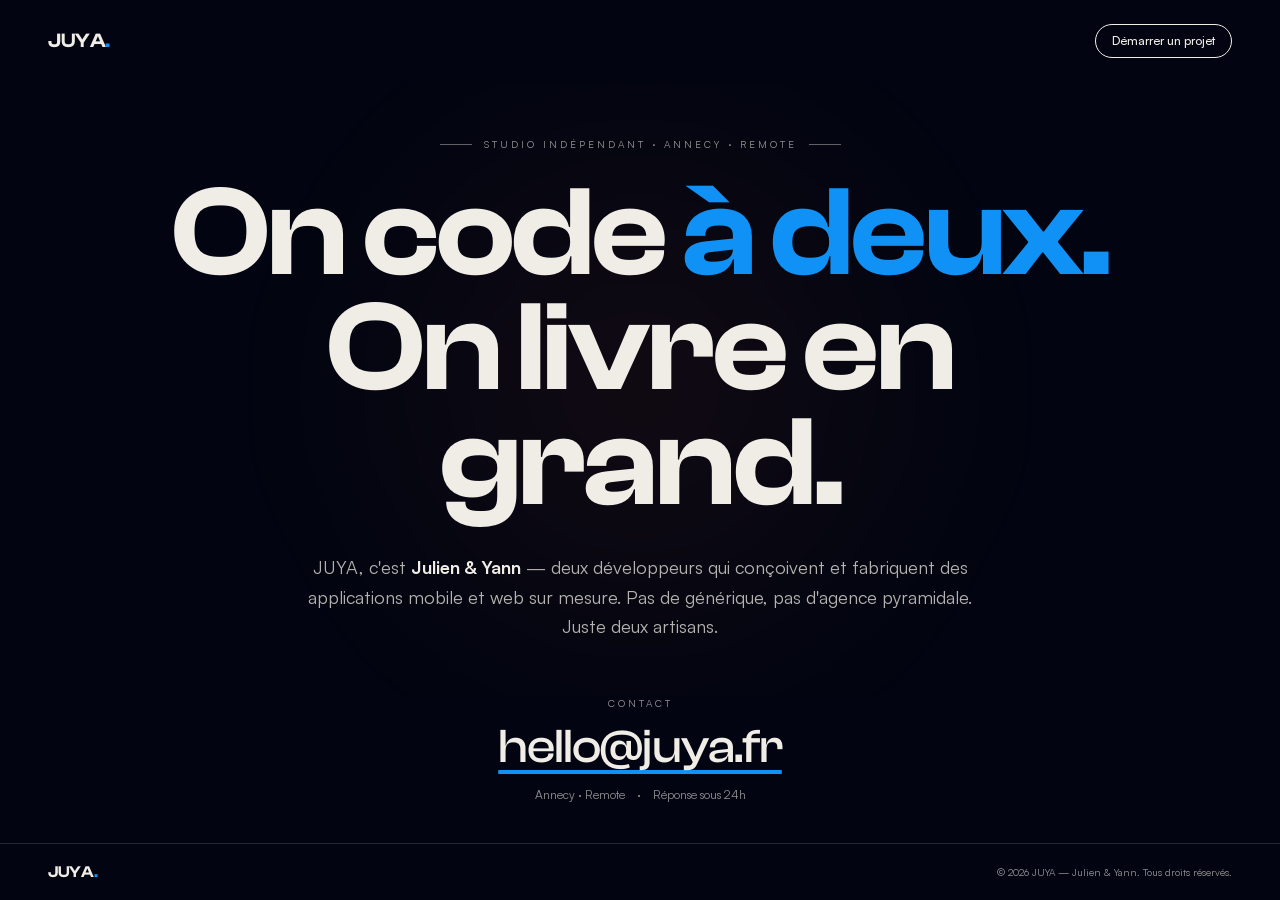
<file: index.html>
<!doctype html>
<!-- saved from url=(0058)https://preview-%2Djuya-clash-display.lovable.app/#contact -->
<html lang="en">
  <head>
    <meta http-equiv="Content-Type" content="text/html; charset=UTF-8" />
    <meta name="viewport" content="width=device-width, initial-scale=1" />
    <link rel="stylesheet" href="./src/styles.css" data-precedence="default" />
    <title>JUYA — Studio de développement mobile &amp; web</title>
    <meta name="author" content="JUYA" />
    <meta property="og:type" content="website" />
    <meta name="twitter:card" content="summary" />
    <meta name="twitter:site" content="@JUYA" />
    <meta
      name="description"
      content="JUYA, le duo de Julien &amp; Yann. Applications mobile et web sur mesure, conçues avec exigence."
    />
    <meta
      property="og:title"
      content="JUYA — Studio de développement mobile &amp; web"
    />
    <meta
      property="og:description"
      content="Julien &amp; Yann. Applications mobile et web sur mesure."
    />

    <meta
      name="twitter:title"
      content="JUYA — Studio de développement mobile &amp;amp; web"
    />
    <meta
      name="twitter:description"
      content="Julien &amp;amp; Yann. Applications mobile et web sur mesure."
    />
  </head>
  <body cz-shortcut-listen="true">
    <!--$-->
    <main
      class="h-screen w-screen overflow-hidden bg-paper text-ink grain flex flex-col"
    >
      <header
        class="shrink-0 flex items-center justify-between px-6 py-6 md:px-12"
      >
        <a href="#" class="font-display text-xl font-semibold tracking-tight"
          >JUYA<span class="text-flame">.</span></a
        ><a
          href="mailto:hello@juya.fr"
          class="rounded-full border border-ink px-4 py-2 text-xs font-medium transition-colors hover:bg-ink hover:text-paper"
          >Démarrer un projet</a
        >
      </header>
      <section
        id="top"
        class="relative flex-1 min-h-0 px-6 md:px-12 flex flex-col justify-center overflow-hidden"
      >
        <div class="mx-auto max-w-5xl text-center">
          <div
            class="mb-6 flex items-center justify-center gap-3 text-[10px] uppercase tracking-[0.3em] text-ink/60"
          >
            <span class="h-px w-8 bg-ink/40"></span>Studio indépendant · Annecy
            · Remote<span class="h-px w-8 bg-ink/40"></span>
          </div>
          <h1
            class="font-display text-[clamp(3rem,10vw,8rem)] font-semibold leading-[0.9] tracking-tight text-balance"
          >
            On code <span class="text-flame">à deux.</span><br />On livre en
            grand.
          </h1>
          <p
            class="mx-auto mt-8 max-w-2xl text-base md:text-lg leading-relaxed text-ink/75"
          >
            JUYA, c'est <strong class="text-ink">Julien &amp; Yann</strong> —
            deux développeurs qui conçoivent et fabriquent des applications
            mobile et web sur mesure. Pas de générique, pas d'agence pyramidale.
            Juste deux artisans.
          </p>
        </div>
      </section>
      <section id="contact" class="shrink-0 px-6 pb-10 md:px-12">
        <div class="mx-auto max-w-4xl text-center">
          <p class="text-[10px] uppercase tracking-[0.3em] text-ink/60">
            Contact
          </p>
          <a
            href="mailto:hello@juya.fr"
            class="mt-3 inline-block font-display text-3xl md:text-5xl font-medium underline decoration-flame decoration-[4px] underline-offset-8 hover:text-flame transition-colors"
            >hello@juya.fr</a
          >
          <div class="mt-4 flex justify-center gap-3 text-xs text-ink/60">
            <span>Annecy · Remote</span><span>·</span
            ><span>Réponse sous 24h</span>
          </div>
        </div>
      </section>
      <footer class="shrink-0 border-t border-ink/15 px-6 py-4 md:px-12">
        <div class="mx-auto flex max-w-7xl items-center justify-between gap-3">
          <span class="font-display text-base font-semibold"
            >JUYA<span class="text-flame">.</span></span
          ><span class="text-[10px] text-ink/60"
            >©
            <!-- -->2026<!-- -->
            JUYA — Julien &amp; Yann. Tous droits réservés.</span
          >
        </div>
      </footer>
    </main>
  </body>
</html>
</file>
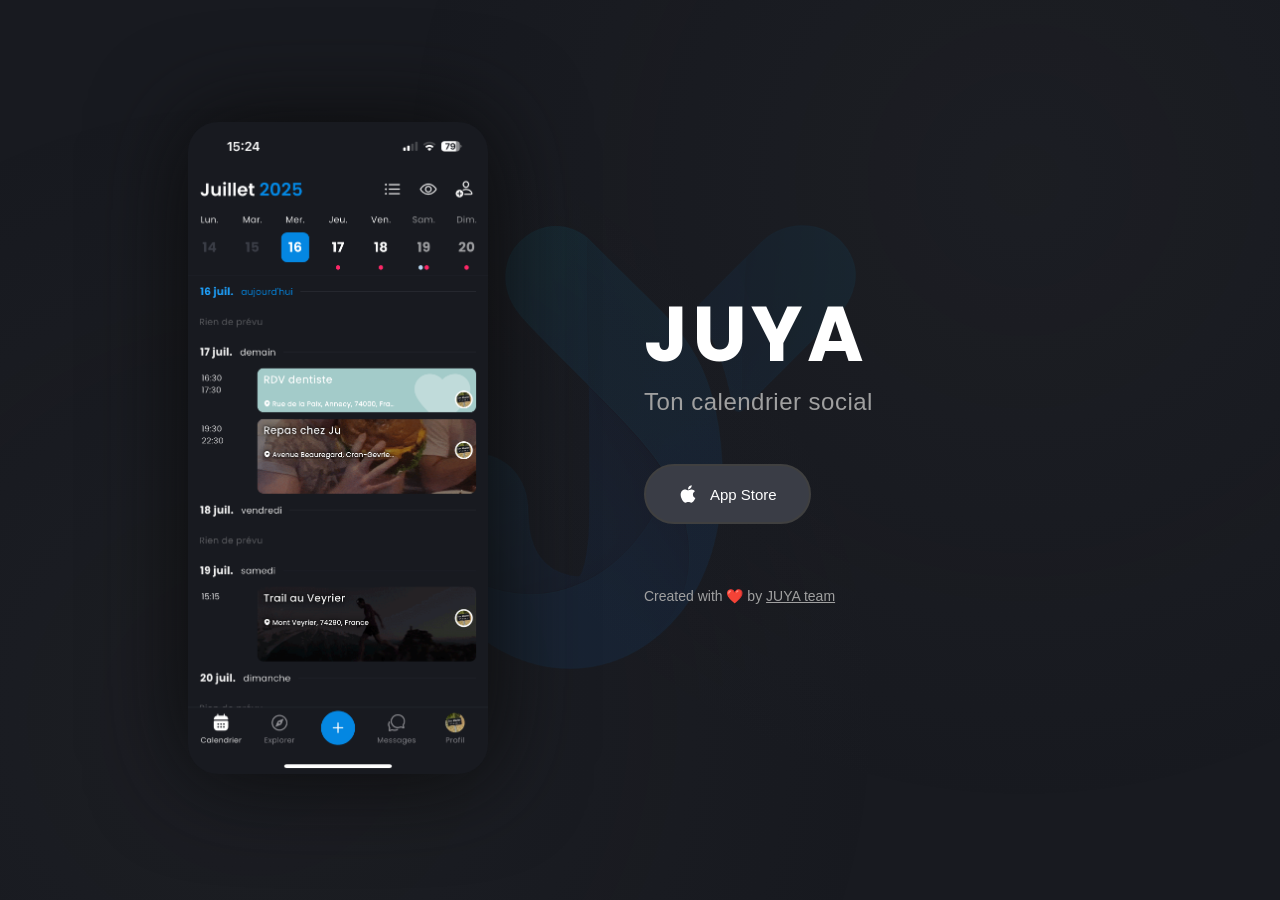
<file: old/index.html>
<!DOCTYPE html>
<html lang="fr">

<head>
  <meta charset="UTF-8">
  <meta name="viewport" content="width=device-width, initial-scale=1">
  <title>JUYA - Agenda social</title>
  <meta name="description"
    content="Un agenda permettant de créer des événements, de les partager, de discuter dans une conversation dediée, qui se supprime automatiquement après 24h.">
  <meta property="og:title" content="JUYA - Agenda social">
  <meta property="og:description"
    content="Un agenda permettant de créer des événements, de les partager, de discuter dans une conversation dediée, qui se supprime automatiquement après 24h.">
  <meta property="og:type" content="website">
  <link rel="icon" type="image/png" href="assets/juya_logo.png">

  <!-- Poppins + Inter + Poppins -->
  <link rel="preconnect" href="https://fonts.googleapis.com">
  <link rel="preconnect" href="https://fonts.gstatic.com" crossorigin>
  <link href="https://fonts.googleapis.com/css2?family=Poppins:wght@400;700&display=swap" rel="stylesheet">

  <style>
    * {
      margin: 0;
      padding: 0;
      box-sizing: border-box;
    }

    :root {
      --bg: #181A20;
      --bg-secondary: #262A34;
      --text-primary: #ffffff;
      --text-secondary: #e0e0e0;
      --text-tertiary: #a0a0a0;
      --accent: #404040;
      --button-primary: #3A3D46;
      --button-primary-hover: #5E6272;
      --border: #404040;
    }

    body {
      font-family: 'Inter', sans-serif;
      background: var(--bg);
      color: var(--text-primary);
      overflow-x: hidden;
      position: relative;
    }

    /* Subtle background pattern */
    body::before {
      content: '';
      position: fixed;
      top: 0;
      left: 0;
      width: 100%;
      height: 100%;
      background:
        radial-gradient(circle at 20% 80%, rgba(64, 64, 64, 0.1) 0%, transparent 50%),
        radial-gradient(circle at 80% 20%, rgba(64, 64, 64, 0.1) 0%, transparent 50%);
      z-index: 1;
      pointer-events: none;
    }

    /* Ajout du logo en fond très subtil */
    body::after {
      content: "";
      position: fixed;
      top: 50%;
      left: 50%;
      width: 700px;
      height: 700px;
      transform: translate(-50%, -50%);
      z-index: 0;
      pointer-events: none;
      opacity: 0.08;
      background: url('assets/juya_logo.png') no-repeat center center;
      background-size: contain;
    }

    .container {
      min-height: 100vh;
      display: flex;
      align-items: center;
      justify-content: center;
      padding: 2rem;
      position: relative;
      z-index: 2;
    }

    .content-wrapper {
      display: grid;
      grid-template-columns: 1fr 1fr;
      gap: 0.5rem;
      max-width: 1200px;
      width: 100%;
      align-items: center;
    }

    .app-showcase {
      display: flex;
      justify-content: center;
      align-items: center;
      position: relative;
      animation: fadeIn 0.8s ease-out 0.2s both;
    }

    .app-showcase::before {
      content: '';
      position: absolute;
      width: 300px;
      height: 300px;
      background: radial-gradient(circle, rgba(255, 255, 255, 0.03) 0%, transparent 70%);
      border-radius: 50%;
      z-index: -1;
    }

    .img-wrapper {
      padding: 30px 80px;
      max-width: 460px;
    }

    .app-demo-img {
      width: 100%;
      object-fit: contain;
      filter: drop-shadow(0 25px 50px rgba(0, 0, 0, 0.3));
      animation: float 6s ease-in-out infinite;
      transition: all 0.4s cubic-bezier(0.16, 1, 0.3, 1);
      border-radius: 30px;
      filter: drop-shadow(0 0 3rem rgb(11, 11, 11));
    }

    .app-demo-img:hover {
      transform: translateY(-5px) scale(1.02);
      filter: drop-shadow(0 30px 60px rgba(0, 0, 0, 0.4));
    }

    .content {
      animation: fadeIn 0.8s ease-out;
    }

    .logo {
      width: 56px;
      height: 56px;
      margin-bottom: 3rem;
      opacity: 0;
      animation: fadeInUp 0.6s cubic-bezier(0.16, 1, 0.3, 1) 0.3s forwards;
      background: var(--text-primary);
      border-radius: 12px;
      display: flex;
      align-items: center;
      justify-content: center;
      font-family: 'poppins', sans-serif;
      font-size: 24px;
      color: var(--bg);
      font-weight: bold;
    }

    .logo:hover {
      transform: scale(1.1);
      transition: transform 0.3s ease;
    }

    @keyframes fadeIn {
      from {
        opacity: 0
      }

      to {
        opacity: 1
      }
    }

    @keyframes fadeInUp {
      from {
        opacity: 0;
        transform: translateY(30px)
      }

      to {
        opacity: 1;
        transform: translateY(0)
      }
    }

    @keyframes float {

      0%,
      100% {
        transform: translateY(0)
      }

      50% {
        transform: translateY(-10px)
      }
    }

    h1 {
      font-family: 'poppins', sans-serif;
      font-size: clamp(3.5rem, 6vw, 5rem);
      letter-spacing: 0.05em;
      line-height: 1;
      margin-bottom: 1rem;
      color: var(--text-primary);
      opacity: 0;
      animation: fadeInUp 0.6s cubic-bezier(0.16, 1, 0.3, 1) 0.4s forwards;
    }

    .subtitle {
      font-size: clamp(1.125rem, 2vw, 1.5rem);
      letter-spacing: 0.02em;
      color: var(--text-tertiary);
      margin-bottom: 3rem;
      opacity: 0;
      animation: fadeInUp 0.6s cubic-bezier(0.16, 1, 0.3, 1) 0.6s forwards;
    }

    .download-buttons {
      display: flex;
      gap: 1rem;
      margin-bottom: 4rem;
      opacity: 0;
      animation: fadeInUp 0.6s cubic-bezier(0.16, 1, 0.3, 1) 0.7s forwards;
    }

    .download-btn {
      display: inline-flex;
      align-items: center;
      justify-content: center;
      padding: 18px 32px;
      border-radius: 100px;
      text-decoration: none;
      font-weight: 500;
      font-size: 0.9375rem;
      gap: 12px;
      position: relative;
      overflow: hidden;
      transition: all 0.3s cubic-bezier(0.16, 1, 0.3, 1);
    }

    /* App Store - Dark theme */
    .download-btn.app-store {
      background: var(--button-primary);
      color: var(--text-primary);
      border: 2px solid var(--border);
    }

    .download-btn.app-store::before {
      content: '';
      position: absolute;
      top: 50%;
      left: 50%;
      width: 0;
      height: 0;
      border-radius: 50%;
      background: rgba(255, 255, 255, 0.1);
      transform: translate(-50%, -50%);
      transition: width 0.6s, height 0.6s;
    }

    .download-btn.app-store:hover::before {
      width: 300px;
      height: 300px;
    }

    .download-btn.app-store:hover {
      transform: translateY(-3px);
      box-shadow: 0 10px 30px rgba(0, 0, 0, 0.3);
      background: var(--button-primary-hover);
      border-color: var(--text-tertiary);
    }

    /* Google Play - Dark theme */
    .download-btn.play-store {
      background: rgba(255, 255, 255, 0.05);
      color: var(--text-secondary);
      border: 2px solid rgba(255, 255, 255, 0.1);
      backdrop-filter: blur(10px);
    }

    .download-btn.play-store:hover {
      transform: translateY(-3px);
      box-shadow: 0 10px 30px rgba(255, 255, 255, 0.1);
      border-color: rgba(255, 255, 255, 0.2);
      background: rgba(255, 255, 255, 0.1);
    }

    .download-btn svg {
      width: 20px;
      height: 20px;
      z-index: 1
    }

    .download-btn span {
      z-index: 1
    }

    .footer-note {
      color: var(--text-tertiary);
      font-size: 0.875rem;
      opacity: 0;
      animation: fadeInUp 0.6s cubic-bezier(0.16, 1, 0.3, 1) 0.8s forwards;
    }

    @media (max-width: 768px) {
      .content-wrapper {
        grid-template-columns: 1fr;
        gap: 1rem;
        text-align: center;
      }

      .app-showcase {
        order: 1
      }

      .content {
        order: 2
      }

      .logo {
        margin: 0 auto 2rem
      }

      .download-buttons {
        flex-direction: column;
        align-items: center
      }



      .img-wrapper {
        padding: 10px 80px;
        max-width: 380px
      }
    }

    @media (max-width: 480px) {
      .container {
        padding: 1.5rem
      }

      h1 {
        font-size: 3rem;
        margin-bottom: 0.75rem
      }

      .subtitle {
        font-size: 1.25rem;
        margin-bottom: 1rem
      }

      .img-wrapper {
        padding: 30px 40px;
        max-width: 260px
      }

      .logo {
        width: 48px;
        height: 48px;
        font-size: 20px
      }
    }
  </style>
</head>

<body>
  <div class="container">
    <div class="content-wrapper">
     <div class="app-showcase">
        <div class="img-wrapper">
          <img src="assets/demo-juya.png" alt="Calendrier app demo" class="app-demo-img">
        </div>
      </div>
      <div class="content">
        <h1>JUYA</h1>
        <p class="subtitle">Ton calendrier social</p>

        <div class="download-buttons">
          <a href="https://apps.apple.com/app/juya/" class="download-btn app-store"
            aria-label="Télécharge sur App Store">
            <svg viewBox="0 0 384 512" fill="currentColor">
              <path
                d="M318.7 268.7c-.2-36.7 16.4-64.4 50-84.8-18.8-26.9-47.2-41.7-84.7-44.6-35.5-2.8-74.3 20.7-88.5 20.7-15 0-49.4-19.7-76.4-19.7C63.3 141.2 4 184.8 4 273.5q0 39.3 14.4 81.2c12.8 36.7 59 126.7 107.2 125.2 25.2-.6 43-17.9 75.8-17.9 31.8 0 48.3 17.9 76.4 17.9 48.6-.7 90.4-82.5 102.6-119.3-65.2-30.7-61.7-90-61.7-91.9zm-56.6-164.2c27.3-32.4 24.8-61.9 24-72.5-24.1 1.4-52 16.4-67.9 34.9-17.5 19.8-27.8 44.3-25.6 71.9 26.1 2 49.9-11.4 69.5-34.3z" />
            </svg>
            <span>App Store</span>
          </a>

          <!-- <a href="https://play.google.com/store/apps/details?id=juya.app" class="download-btn play-store"
            aria-label="Télécharge sur Google Play">
            <svg viewBox="0 0 512 512" fill="currentColor">
              <path
                d="M325.3 234.3L104.6 13.7C97.7 6.8 87.2 4.8 78.1 9.3c-9.1 4.5-14.8 13.9-14.8 24.2v445c0 10.3 5.7 19.7 14.8 24.2 9.1 4.5 19.6 2.5 26.5-4.4l220.7-220.7c12.5-12.5 12.5-32.8 0-45.3zM371.8 256l-59.6 59.6 99.8 99.8c7.6 7.6 19.8 7.6 27.4 0l45.3-45.3c7.6-7.6 7.6-19.8 0-27.4l-99.8-99.8zm0-59.6l99.8-99.8c7.6-7.6 7.6-19.8 0-27.4l-45.3-45.3c-7.6-7.6-19.8-7.6-27.4 0l-99.8 99.8 59.6 59.6z" />
            </svg>
            <span>Google Play</span>
          </a> -->
        </div>

        <p class="footer-note">
          Created with ❤️ by
          <a href="mailto:support@juya.fr" style="color:inherit;text-decoration:underline;position:relative;"
            onmouseover="document.getElementById('footer-label').style.opacity=1;"
            onmouseout="document.getElementById('footer-label').style.opacity=0;">
            JUYA team
            <span id="footer-label" style="
              position: absolute;
              bottom: 120%;
              left: 50%;
              transform: translateX(-50%);
              background: var(--button-primary);
              color: var(--text-primary);
              padding: 8px 16px;
              border-radius: 8px;
              font-size: 0.875rem;
              white-space: nowrap;
              box-shadow: 0 4px 16px rgba(0,0,0,0.2);
              opacity: 0;
              pointer-events: none;
              transition: opacity 0.3s;
              z-index: 10;
            ">
              Contactez nous
            </span>
          </a>
        </p>
        </p>
      </div>
    </div>
  </div>
</body>

</html>
</file>
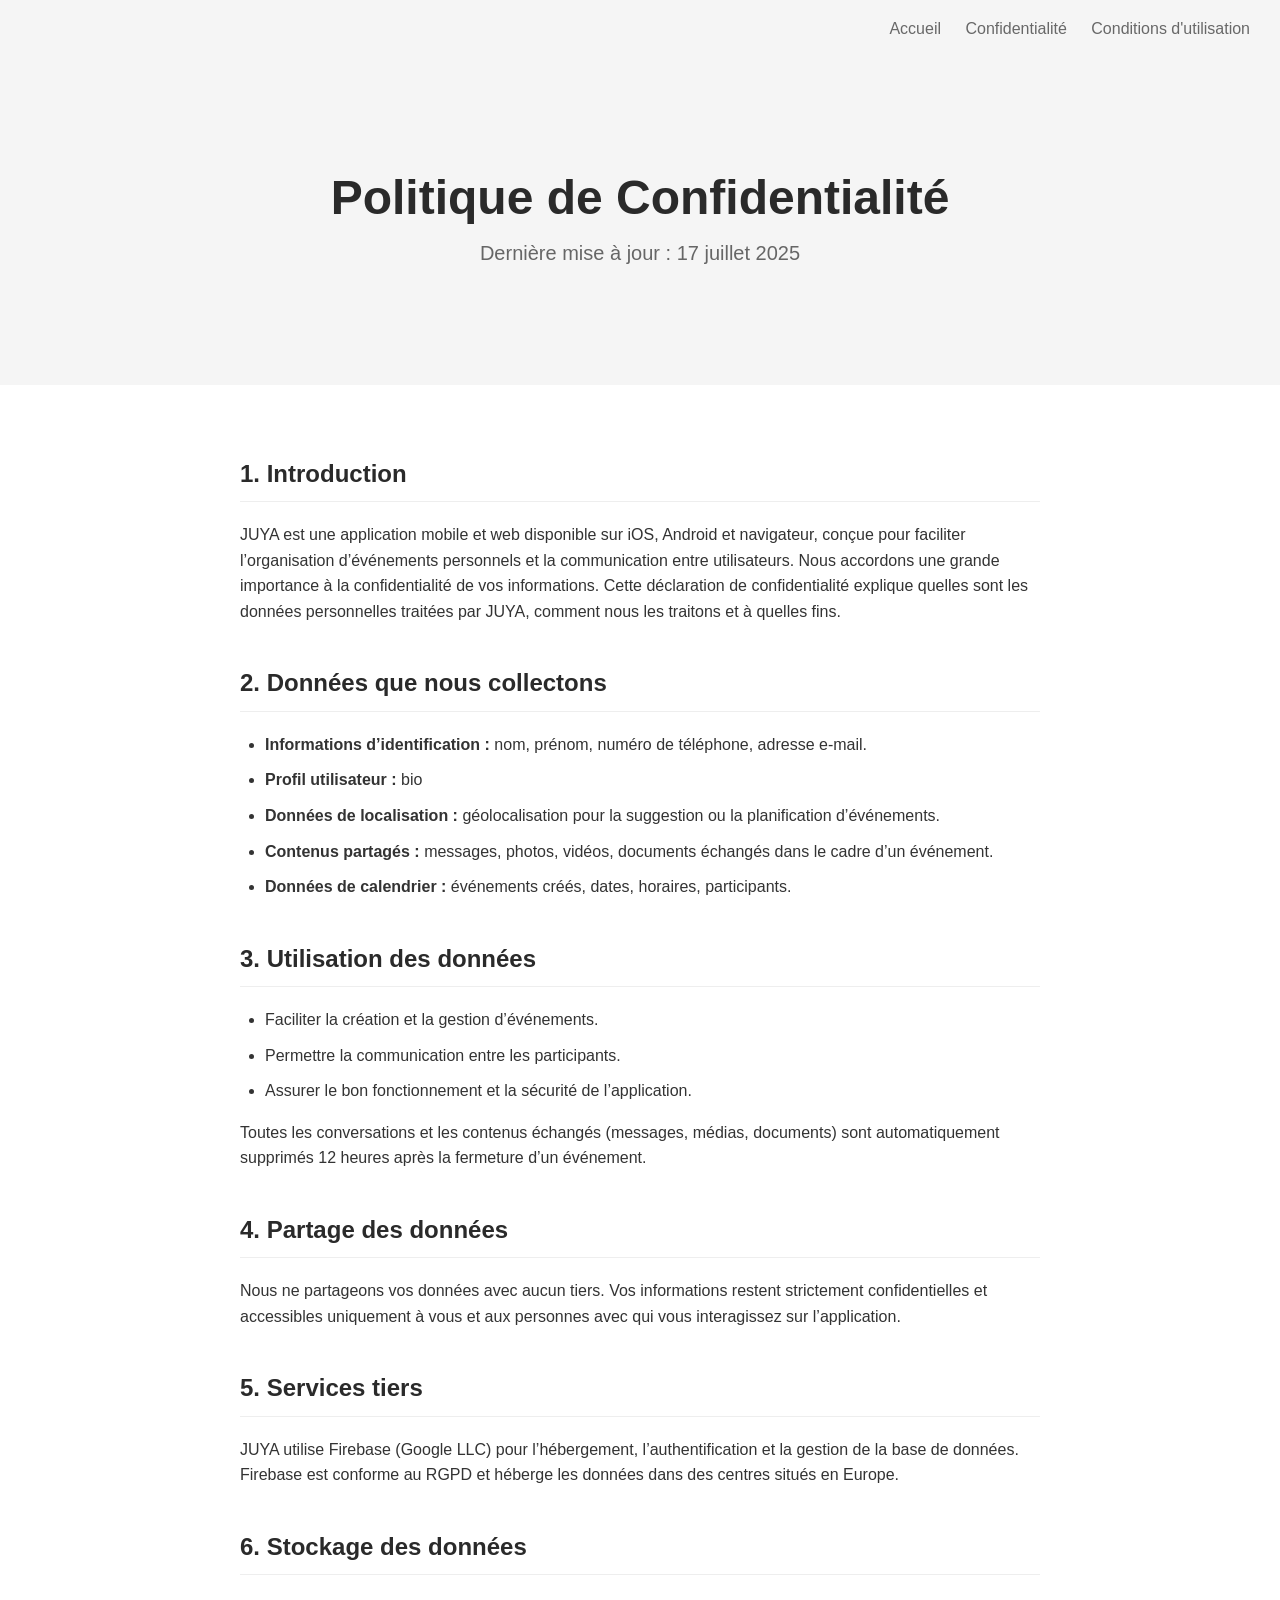
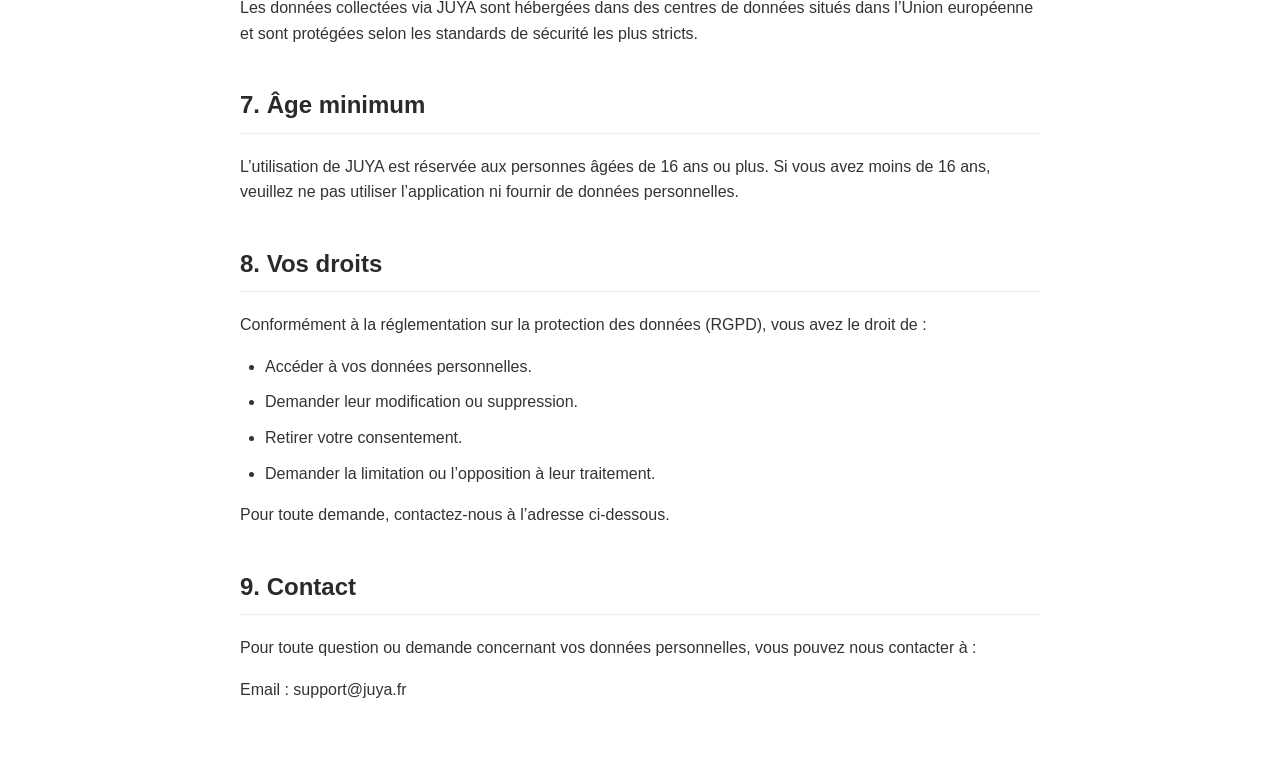
<file: old/privacy-policy.html>
<!DOCTYPE html>
<html lang="fr">

<head>
    <meta charset="UTF-8" />
    <meta name="viewport" content="width=device-width, initial-scale=1.0" />
    <title>JUYA - Politique de confidentialité</title>
    <style>
        body {
            font-family: sans-serif;
            text-align: center;
            margin: 0;
            color: #333;
        }

        nav {
            background-color: #f5f5f5;
            padding: 20px;
            text-align: right;
        }

        nav a {
            margin: 10px;
            color: #686868;
            text-decoration: none;
            font-weight: 500;
        }

        nav a:hover {
            color: #333;
        }

        header {
            background-color: #f5f5f5;
            padding: 80px 20px;
        }

        header h1 {
            font-size: 3rem;
            margin-bottom: 16px;
            color: #2A2A2A;
        }

        header h2 {
            font-size: 1.25rem;
            font-weight: 400;
            color: #666;
            margin-bottom: 40px;
        }

        header a {
            background-color: #2A2A2A;
            color: #ffffff;
            padding: 16px 24px;
            text-decoration: none;
            border-radius: 12px;
            font-weight: 500;
            transition: background-color 0.3s;
        }

        header a:hover {
            background-color: #444;
        }

        main {
            padding: 40px 20px;
            text-align: left;
            max-width: 800px;
            margin: auto;
            line-height: 1.6;
        }

        main section {
            margin-bottom: 40px;
        }

        main h2 {
            color: #2A2A2A;
            border-bottom: 1px solid #eee;
            padding-bottom: 8px;
            margin-top: 30px;
        }

        main ul {
            padding-left: 25px;
        }

        main li {
            margin-bottom: 10px;
        }
    </style>
</head>

<body>
    <nav>
        <a href="index.html">Accueil</a>
        <a href="privacy-policy.html">Confidentialité</a>
        <a href="terms-of-use.html">Conditions d'utilisation</a>
    </nav>

    <header>
        <h1>Politique de Confidentialité</h1>
        <h2>Dernière mise à jour : 17 juillet 2025</h2>
    </header>

    <main>
        <section>
            <h2>1. Introduction</h2>
            <p>
                JUYA est une application mobile et web disponible sur iOS, Android et navigateur, conçue pour faciliter
                l’organisation d’événements personnels et la communication entre utilisateurs.
                Nous accordons une grande importance à la confidentialité de vos informations. Cette déclaration de
                confidentialité explique quelles sont les données personnelles traitées par JUYA,
                comment nous les traitons et à quelles fins.
            </p>
        </section>

        <section>
            <h2>2. Données que nous collectons</h2>
            <ul>
                <li><strong>Informations d’identification :</strong> nom, prénom, numéro de téléphone, adresse e-mail.
                </li>
                <li><strong>Profil utilisateur :</strong> bio</li>
                <li><strong>Données de localisation :</strong> géolocalisation pour la suggestion ou la planification
                    d’événements.</li>
                <li><strong>Contenus partagés :</strong> messages, photos, vidéos, documents échangés dans le cadre d’un
                    événement.</li>
                <li><strong>Données de calendrier :</strong> événements créés, dates, horaires, participants.</li>
            </ul>
        </section>

        <section>
            <h2>3. Utilisation des données</h2>
            <ul>
                <li>Faciliter la création et la gestion d’événements.</li>
                <li>Permettre la communication entre les participants.</li>
                <li>Assurer le bon fonctionnement et la sécurité de l’application.</li>
            </ul>
            <p>
                Toutes les conversations et les contenus échangés (messages, médias, documents) sont automatiquement
                supprimés 12 heures après la fermeture d’un événement.
            </p>
        </section>

        <section>
            <h2>4. Partage des données</h2>
            <p>
                Nous ne partageons vos données avec aucun tiers. Vos informations restent strictement confidentielles
                et accessibles uniquement à vous et aux personnes avec qui vous interagissez sur l’application.
            </p>
        </section>

        <section>
            <h2>5. Services tiers</h2>
            <p>
                JUYA utilise Firebase (Google LLC) pour l’hébergement, l’authentification et la gestion de la base de
                données.
                Firebase est conforme au RGPD et héberge les données dans des centres situés en Europe.
            </p>
        </section>

        <section>
            <h2>6. Stockage des données</h2>
            <p>
                Les données collectées via JUYA sont hébergées dans des centres de données situés dans l’Union
                européenne
                et sont protégées selon les standards de sécurité les plus stricts.
            </p>
        </section>

        <section>
            <h2>7. Âge minimum</h2>
            <p>
                L’utilisation de JUYA est réservée aux personnes âgées de 16 ans ou plus.
                Si vous avez moins de 16 ans, veuillez ne pas utiliser l’application ni fournir de données personnelles.
            </p>
        </section>

        <section>
            <h2>8. Vos droits</h2>
            <p>Conformément à la réglementation sur la protection des données (RGPD), vous avez le droit de :</p>
            <ul>
                <li>Accéder à vos données personnelles.</li>
                <li>Demander leur modification ou suppression.</li>
                <li>Retirer votre consentement.</li>
                <li>Demander la limitation ou l’opposition à leur traitement.</li>
            </ul>
            <p>Pour toute demande, contactez-nous à l’adresse ci-dessous.</p>
        </section>

        <section>
            <h2>9. Contact</h2>
            <p>Pour toute question ou demande concernant vos données personnelles, vous pouvez nous contacter à :</p>
            <p>Email : support@juya.fr</p>
        </section>
    </main>
</body>

</html>
</file>
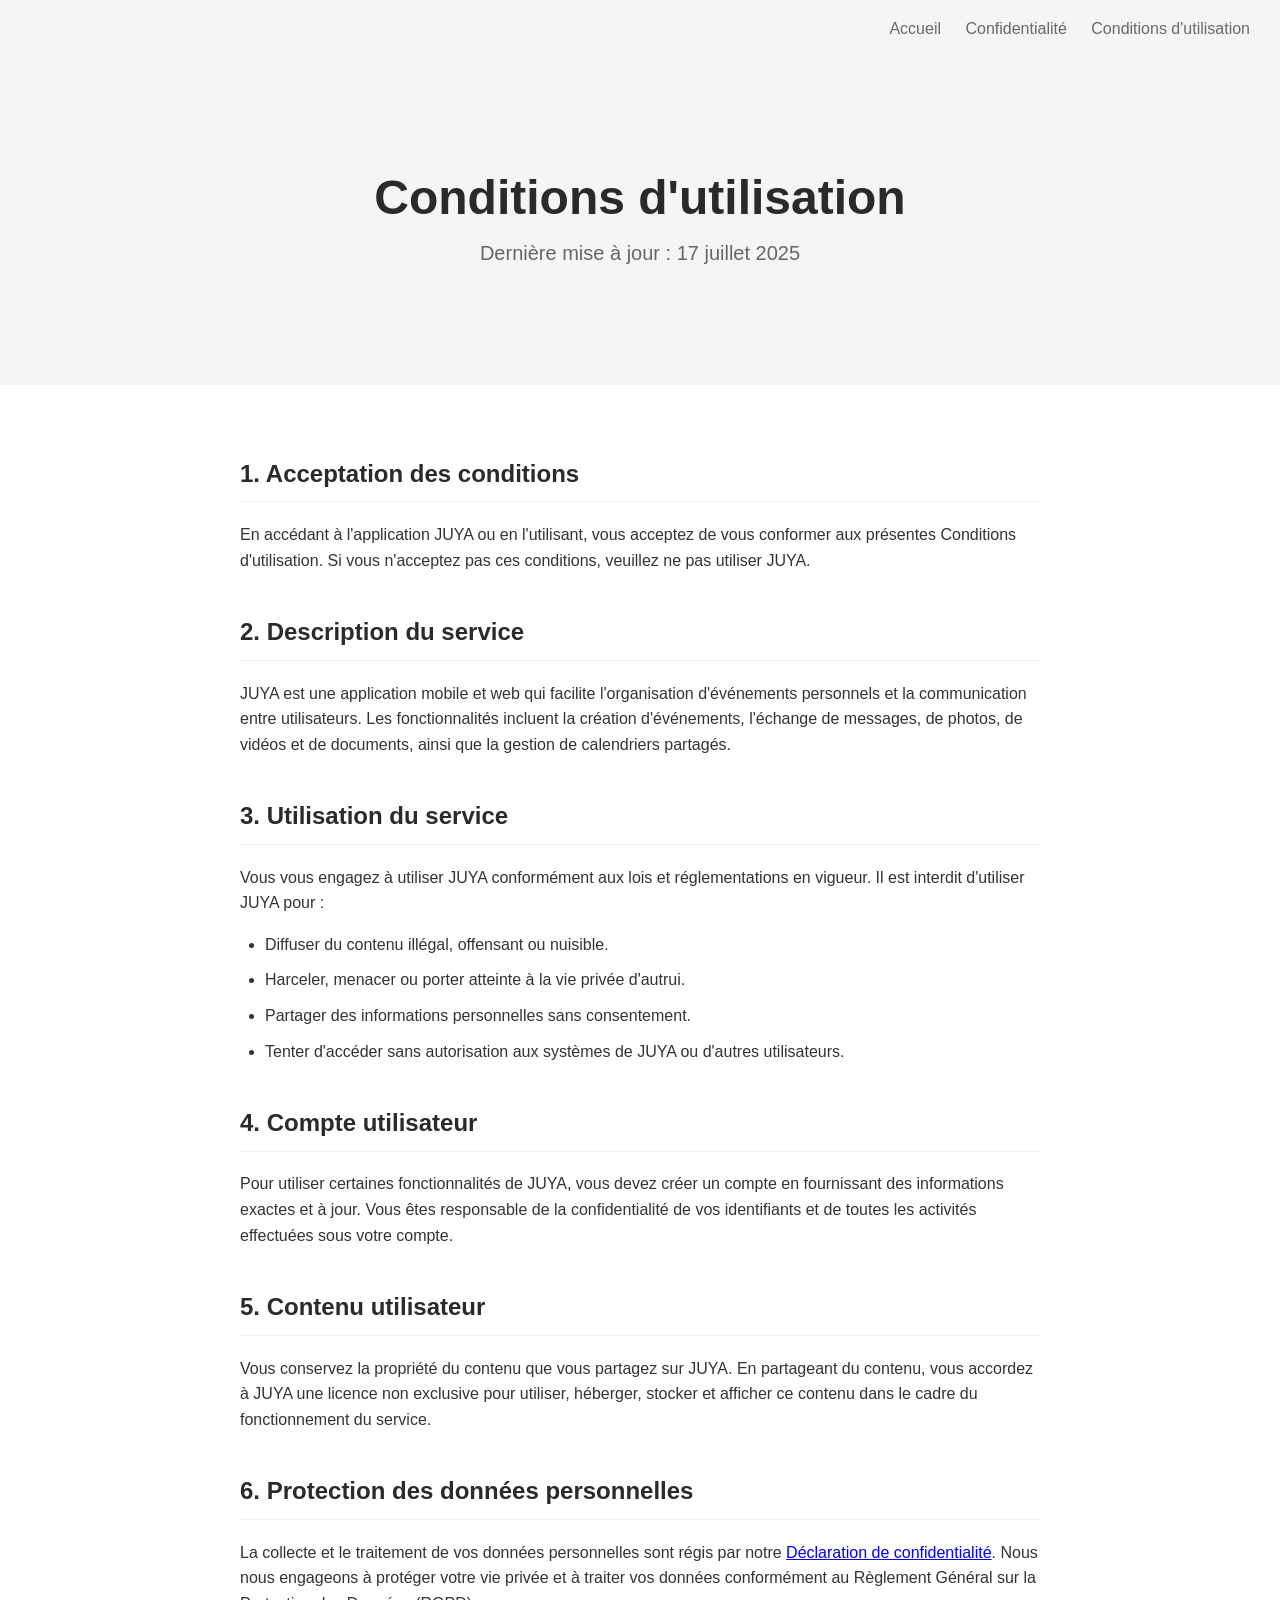
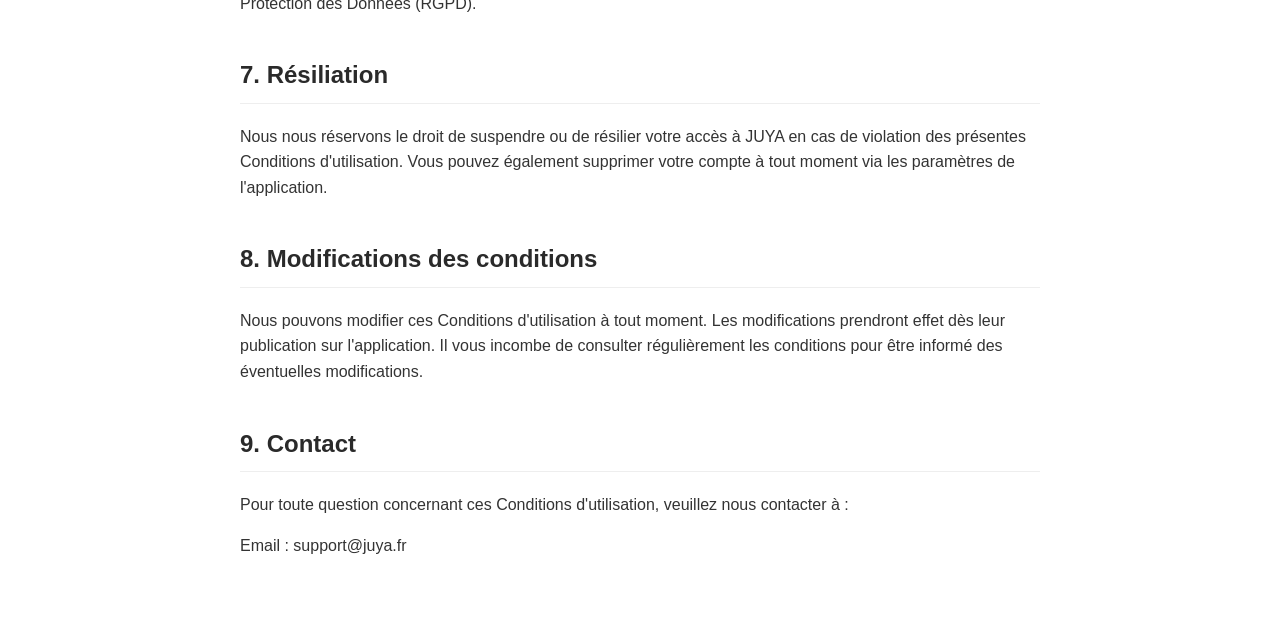
<file: old/terms-of-use.html>
<!DOCTYPE html>
<html lang="fr">

<head>
    <meta charset="UTF-8" />
    <meta name="viewport" content="width=device-width, initial-scale=1.0" />
    <title>JUYA - Conditions d'utilisation</title>
    <style>
        body {
            font-family: sans-serif;
            text-align: center;
            margin: 0;
            color: #333;
        }

        nav {
            background-color: #f5f5f5;
            padding: 20px;
            text-align: right;
        }

        nav a {
            margin: 10px;
            color: #686868;
            text-decoration: none;
            font-weight: 500;
        }

        nav a:hover {
            color: #333;
        }

        header {
            background-color: #f5f5f5;
            padding: 80px 20px;
        }

        header h1 {
            font-size: 3rem;
            margin-bottom: 16px;
            color: #2A2A2A;
        }

        header h2 {
            font-size: 1.25rem;
            font-weight: 400;
            color: #666;
            margin-bottom: 40px;
        }

        main {
            padding: 40px 20px;
            text-align: left;
            max-width: 800px;
            margin: auto;
            line-height: 1.6;
        }

        main section {
            margin-bottom: 40px;
        }

        main h2 {
            color: #2A2A2A;
            border-bottom: 1px solid #eee;
            padding-bottom: 8px;
            margin-top: 30px;
        }

        main ul {
            padding-left: 25px;
        }

        main li {
            margin-bottom: 10px;
        }
    </style>
</head>

<body>
    <nav>
        <a href="index.html">Accueil</a>
        <a href="privacy-policy.html">Confidentialité</a>
        <a href="terms-of-use.html">Conditions d'utilisation</a>
    </nav>

    <header>
        <h1>Conditions d'utilisation</h1>
        <h2>Dernière mise à jour : 17 juillet 2025</h2>
    </header>

    <main>
        <section>
            <h2>1. Acceptation des conditions</h2>
            <p>
                En accédant à l'application JUYA ou en l'utilisant, vous acceptez de vous conformer aux présentes
                Conditions d'utilisation.
                Si vous n'acceptez pas ces conditions, veuillez ne pas utiliser JUYA.
            </p>
        </section>

        <section>
            <h2>2. Description du service</h2>
            <p>
                JUYA est une application mobile et web qui facilite l'organisation d'événements personnels et la
                communication entre utilisateurs.
                Les fonctionnalités incluent la création d'événements, l'échange de messages, de photos, de vidéos et de
                documents,
                ainsi que la gestion de calendriers partagés.
            </p>
        </section>

        <section>
            <h2>3. Utilisation du service</h2>
            <p>Vous vous engagez à utiliser JUYA conformément aux lois et réglementations en vigueur. Il est interdit
                d'utiliser JUYA pour :</p>
            <ul>
                <li>Diffuser du contenu illégal, offensant ou nuisible.</li>
                <li>Harceler, menacer ou porter atteinte à la vie privée d'autrui.</li>
                <li>Partager des informations personnelles sans consentement.</li>
                <li>Tenter d'accéder sans autorisation aux systèmes de JUYA ou d'autres utilisateurs.</li>
            </ul>
        </section>

        <section>
            <h2>4. Compte utilisateur</h2>
            <p>
                Pour utiliser certaines fonctionnalités de JUYA, vous devez créer un compte en fournissant des
                informations exactes et à jour.
                Vous êtes responsable de la confidentialité de vos identifiants et de toutes les activités effectuées
                sous votre compte.
            </p>
        </section>

        <section>
            <h2>5. Contenu utilisateur</h2>
            <p>
                Vous conservez la propriété du contenu que vous partagez sur JUYA.
                En partageant du contenu, vous accordez à JUYA une licence non exclusive pour utiliser, héberger,
                stocker et afficher ce contenu
                dans le cadre du fonctionnement du service.
            </p>
        </section>

        <section>
            <h2>6. Protection des données personnelles</h2>
            <p>
                La collecte et le traitement de vos données personnelles sont régis par notre <a
                    href="privacy-policy.html">Déclaration de confidentialité</a>.
                Nous nous engageons à protéger votre vie privée et à traiter vos données conformément au Règlement
                Général sur la Protection des Données (RGPD).
            </p>
        </section>

        <section>
            <h2>7. Résiliation</h2>
            <p>
                Nous nous réservons le droit de suspendre ou de résilier votre accès à JUYA en cas de violation des
                présentes Conditions d'utilisation.
                Vous pouvez également supprimer votre compte à tout moment via les paramètres de l'application.
            </p>
        </section>

        <section>
            <h2>8. Modifications des conditions</h2>
            <p>
                Nous pouvons modifier ces Conditions d'utilisation à tout moment. Les modifications prendront effet dès
                leur publication sur l'application.
                Il vous incombe de consulter régulièrement les conditions pour être informé des éventuelles
                modifications.
            </p>
        </section>

        <section>
            <h2>9. Contact</h2>
            <p>
                Pour toute question concernant ces Conditions d'utilisation, veuillez nous contacter à :
            </p>
            <p>Email : support@juya.fr</p>
        </section>
    </main>
</body>

</html>
</file>
<file: src/styles.css>
@font-face {
  font-family: "Clash Display";
  src: url("fonts/ClashDisplay-Regular.woff2") format("woff2");
  font-weight: 400;
  font-style: normal;
  font-display: swap;
}

@font-face {
  font-family: "Clash Display";
  src: url("fonts/ClashDisplay-Medium.woff2") format("woff2");
  font-weight: 500;
  font-style: normal;
  font-display: swap;
}

@font-face {
  font-family: "Clash Display";
  src: url("fonts/ClashDisplay-Semibold.woff2") format("woff2");
  font-weight: 600;
  font-style: normal;
  font-display: swap;
}

@font-face {
  font-family: "Clash Display";
  src: url("fonts/ClashDisplay-Bold.woff2") format("woff2");
  font-weight: 700;
  font-style: normal;
  font-display: swap;
}

/* Satoshi */

@font-face {
  font-family: "Satoshi";
  src: url("fonts/Satoshi-Regular.woff2") format("woff2");
  font-weight: 400;
  font-style: normal;
  font-display: swap;
}

@font-face {
  font-family: "Satoshi";
  src: url("fonts/Satoshi-Medium.woff2") format("woff2");
  font-weight: 500;
  font-style: normal;
  font-display: swap;
}

@font-face {
  font-family: "Satoshi";
  src: url("fonts/Satoshi-Bold.woff2") format("woff2");
  font-weight: 700;
  font-style: normal;
  font-display: swap;
}

/*! tailwindcss v4.2.4 | MIT License | https://tailwindcss.com */
@layer properties {
  @supports (((-webkit-hyphens: none)) and (not (margin-trim: inline))) or
    ((-moz-orient: inline) and (not (color: rgb(from red r g b)))) {
    *,
    :before,
    :after,
    ::backdrop {
      --tw-translate-x: 0;
      --tw-translate-y: 0;
      --tw-translate-z: 0;
      --tw-rotate-x: initial;
      --tw-rotate-y: initial;
      --tw-rotate-z: initial;
      --tw-skew-x: initial;
      --tw-skew-y: initial;
      --tw-space-y-reverse: 0;
      --tw-space-x-reverse: 0;
      --tw-border-style: solid;
      --tw-leading: initial;
      --tw-font-weight: initial;
      --tw-tracking: initial;
      --tw-ordinal: initial;
      --tw-slashed-zero: initial;
      --tw-numeric-figure: initial;
      --tw-numeric-spacing: initial;
      --tw-numeric-fraction: initial;
      --tw-shadow: 0 0 #0000;
      --tw-shadow-color: initial;
      --tw-shadow-alpha: 100%;
      --tw-inset-shadow: 0 0 #0000;
      --tw-inset-shadow-color: initial;
      --tw-inset-shadow-alpha: 100%;
      --tw-ring-color: initial;
      --tw-ring-shadow: 0 0 #0000;
      --tw-inset-ring-color: initial;
      --tw-inset-ring-shadow: 0 0 #0000;
      --tw-ring-inset: initial;
      --tw-ring-offset-width: 0px;
      --tw-ring-offset-color: #fff;
      --tw-ring-offset-shadow: 0 0 #0000;
      --tw-outline-style: solid;
      --tw-duration: initial;
      --tw-ease: initial;
      --tw-content: "";
      --tw-animation-delay: 0s;
      --tw-animation-direction: normal;
      --tw-animation-duration: initial;
      --tw-animation-fill-mode: none;
      --tw-animation-iteration-count: 1;
      --tw-enter-blur: 0;
      --tw-enter-opacity: 1;
      --tw-enter-rotate: 0;
      --tw-enter-scale: 1;
      --tw-enter-translate-x: 0;
      --tw-enter-translate-y: 0;
      --tw-exit-blur: 0;
      --tw-exit-opacity: 1;
      --tw-exit-rotate: 0;
      --tw-exit-scale: 1;
      --tw-exit-translate-x: 0;
      --tw-exit-translate-y: 0;
    }
  }
}
@layer theme {
  :root,
  :host {
    --font-sans: "Satoshi", ui-sans-serif, system-ui, sans-serif;
    --font-mono:
      ui-monospace, SFMono-Regular, Menlo, Monaco, Consolas, "Liberation Mono",
      "Courier New", monospace;
    --color-black: #000;
    --spacing: 0.25rem;
    --container-sm: 24rem;
    --container-md: 28rem;
    --container-lg: 32rem;
    --container-2xl: 42rem;
    --container-4xl: 56rem;
    --container-5xl: 64rem;
    --container-7xl: 80rem;
    --text-xs: 0.75rem;
    --text-xs--line-height: calc(1 / 0.75);
    --text-sm: 0.875rem;
    --text-sm--line-height: calc(1.25 / 0.875);
    --text-base: 1rem;
    --text-base--line-height: calc(1.5 / 1);
    --text-lg: 1.125rem;
    --text-lg--line-height: calc(1.75 / 1.125);
    --text-xl: 1.25rem;
    --text-xl--line-height: calc(1.75 / 1.25);
    --text-3xl: 1.875rem;
    --text-3xl--line-height: calc(2.25 / 1.875);
    --text-5xl: 3rem;
    --text-5xl--line-height: 1;
    --text-7xl: 4.5rem;
    --text-7xl--line-height: 1;
    --font-weight-normal: 400;
    --font-weight-medium: 500;
    --font-weight-semibold: 600;
    --font-weight-bold: 700;
    --tracking-tight: -0.025em;
    --tracking-widest: 0.1em;
    --leading-relaxed: 1.625;
    --ease-in-out: cubic-bezier(0.4, 0, 0.2, 1);
    --animate-pulse: pulse 2s cubic-bezier(0.4, 0, 0.6, 1) infinite;
    --aspect-video: 16 / 9;
    --default-transition-duration: 0.15s;
    --default-transition-timing-function: cubic-bezier(0.4, 0, 0.2, 1);
    --default-font-family: "Satoshi", ui-sans-serif, system-ui, sans-serif;
    --default-mono-font-family: var(--font-mono);
    --font-display: "Clash Display", ui-sans-serif, system-ui, sans-serif;
    --color-background: var(--background);
    --color-foreground: var(--foreground);
    --color-border: var(--border);
  }
}
@layer base {
  *,
  :after,
  :before,
  ::backdrop {
    box-sizing: border-box;
    border: 0 solid;
    margin: 0;
    padding: 0;
  }
  ::file-selector-button {
    box-sizing: border-box;
    border: 0 solid;
    margin: 0;
    padding: 0;
  }
  html,
  :host {
    -webkit-text-size-adjust: 100%;
    tab-size: 4;
    line-height: 1.5;
    font-family: var(
      --default-font-family,
      ui-sans-serif,
      system-ui,
      sans-serif,
      "Apple Color Emoji",
      "Segoe UI Emoji",
      "Segoe UI Symbol",
      "Noto Color Emoji"
    );
    font-feature-settings: var(--default-font-feature-settings, normal);
    font-variation-settings: var(--default-font-variation-settings, normal);
    -webkit-tap-highlight-color: transparent;
  }
  hr {
    height: 0;
    color: inherit;
    border-top-width: 1px;
  }
  abbr:where([title]) {
    -webkit-text-decoration: underline dotted;
    text-decoration: underline dotted;
  }
  h1,
  h2,
  h3,
  h4,
  h5,
  h6 {
    font-size: inherit;
    font-weight: inherit;
  }
  a {
    color: inherit;
    -webkit-text-decoration: inherit;
    -webkit-text-decoration: inherit;
    -webkit-text-decoration: inherit;
    -webkit-text-decoration: inherit;
    -webkit-text-decoration: inherit;
    text-decoration: inherit;
  }
  b,
  strong {
    font-weight: bolder;
  }
  code,
  kbd,
  samp,
  pre {
    font-family: var(
      --default-mono-font-family,
      ui-monospace,
      SFMono-Regular,
      Menlo,
      Monaco,
      Consolas,
      "Liberation Mono",
      "Courier New",
      monospace
    );
    font-feature-settings: var(--default-mono-font-feature-settings, normal);
    font-variation-settings: var(
      --default-mono-font-variation-settings,
      normal
    );
    font-size: 1em;
  }
  small {
    font-size: 80%;
  }
  sub,
  sup {
    vertical-align: baseline;
    font-size: 75%;
    line-height: 0;
    position: relative;
  }
  sub {
    bottom: -0.25em;
  }
  sup {
    top: -0.5em;
  }
  table {
    text-indent: 0;
    border-color: inherit;
    border-collapse: collapse;
  }
  :-moz-focusring {
    outline: auto;
  }
  progress {
    vertical-align: baseline;
  }
  summary {
    display: list-item;
  }
  ol,
  ul,
  menu {
    list-style: none;
  }
  img,
  svg,
  video,
  canvas,
  audio,
  iframe,
  embed,
  object {
    vertical-align: middle;
    display: block;
  }
  img,
  video {
    max-width: 100%;
    height: auto;
  }
  button,
  input,
  select,
  optgroup,
  textarea {
    font: inherit;
    font-feature-settings: inherit;
    font-variation-settings: inherit;
    letter-spacing: inherit;
    color: inherit;
    opacity: 1;
    background-color: #0000;
    border-radius: 0;
  }
  ::file-selector-button {
    font: inherit;
    font-feature-settings: inherit;
    font-variation-settings: inherit;
    letter-spacing: inherit;
    color: inherit;
    opacity: 1;
    background-color: #0000;
    border-radius: 0;
  }
  :where(select:is([multiple], [size])) optgroup {
    font-weight: bolder;
  }
  :where(select:is([multiple], [size])) optgroup option {
    padding-inline-start: 20px;
  }
  ::file-selector-button {
    margin-inline-end: 4px;
  }
  ::placeholder {
    opacity: 1;
  }
  @supports (not ((-webkit-appearance: -apple-pay-button))) or
    (contain-intrinsic-size: 1px) {
    ::placeholder {
      color: currentColor;
    }
    @supports (color: color-mix(in lab, red, red)) {
      ::placeholder {
        color: color-mix(in oklab, currentcolor 50%, transparent);
      }
    }
  }
  textarea {
    resize: vertical;
  }
  ::-webkit-search-decoration {
    -webkit-appearance: none;
  }
  ::-webkit-date-and-time-value {
    min-height: 1lh;
    text-align: inherit;
  }
  ::-webkit-datetime-edit {
    display: inline-flex;
  }
  ::-webkit-datetime-edit-fields-wrapper {
    padding: 0;
  }
  ::-webkit-datetime-edit {
    padding-block: 0;
  }
  ::-webkit-datetime-edit-year-field {
    padding-block: 0;
  }
  ::-webkit-datetime-edit-month-field {
    padding-block: 0;
  }
  ::-webkit-datetime-edit-day-field {
    padding-block: 0;
  }
  ::-webkit-datetime-edit-hour-field {
    padding-block: 0;
  }
  ::-webkit-datetime-edit-minute-field {
    padding-block: 0;
  }
  ::-webkit-datetime-edit-second-field {
    padding-block: 0;
  }
  ::-webkit-datetime-edit-millisecond-field {
    padding-block: 0;
  }
  ::-webkit-datetime-edit-meridiem-field {
    padding-block: 0;
  }
  ::-webkit-calendar-picker-indicator {
    line-height: 1;
  }
  :-moz-ui-invalid {
    box-shadow: none;
  }
  button,
  input:where([type="button"], [type="reset"], [type="submit"]) {
    appearance: button;
  }
  ::file-selector-button {
    appearance: button;
  }
  ::-webkit-inner-spin-button {
    height: auto;
  }
  ::-webkit-outer-spin-button {
    height: auto;
  }
  [hidden]:where(:not([hidden="until-found"])) {
    display: none !important;
  }
  * {
    border-color: var(--color-border);
  }
  body {
    background-color: var(--color-background);
    color: var(--color-foreground);
    font-family: var(--font-sans);
    -webkit-font-smoothing: antialiased;
  }
  h1,
  h2,
  h3,
  h4,
  .font-display {
    font-family: var(--font-display);
    letter-spacing: -0.02em;
  }
}
@layer components;
@layer utilities {
  .pointer-events-none {
    pointer-events: none;
  }
  .invisible {
    visibility: hidden;
  }
  .sr-only {
    clip-path: inset(50%);
    white-space: nowrap;
    border-width: 0;
    width: 1px;
    height: 1px;
    margin: -1px;
    padding: 0;
    position: absolute;
    overflow: hidden;
  }
  .absolute {
    position: absolute;
  }
  .fixed {
    position: fixed;
  }
  .relative {
    position: relative;
  }
  .inset-0 {
    inset: calc(var(--spacing) * 0);
  }
  .inset-x-0 {
    inset-inline: calc(var(--spacing) * 0);
  }
  .inset-y-0 {
    inset-block: calc(var(--spacing) * 0);
  }
  .start {
    inset-inline-start: var(--spacing);
  }
  .-top-12 {
    top: calc(var(--spacing) * -12);
  }
  .top-0 {
    top: calc(var(--spacing) * 0);
  }
  .top-1\.5 {
    top: calc(var(--spacing) * 1.5);
  }
  .top-1\/2 {
    top: 50%;
  }
  .top-3\.5 {
    top: calc(var(--spacing) * 3.5);
  }
  .top-4 {
    top: calc(var(--spacing) * 4);
  }
  .top-\[1px\] {
    top: 1px;
  }
  .top-\[50\%\] {
    top: 50%;
  }
  .top-\[60\%\] {
    top: 60%;
  }
  .top-full {
    top: 100%;
  }
  .-right-12 {
    right: calc(var(--spacing) * -12);
  }
  .right-0 {
    right: calc(var(--spacing) * 0);
  }
  .right-1 {
    right: calc(var(--spacing) * 1);
  }
  .right-2 {
    right: calc(var(--spacing) * 2);
  }
  .right-3 {
    right: calc(var(--spacing) * 3);
  }
  .right-4 {
    right: calc(var(--spacing) * 4);
  }
  .-bottom-12 {
    bottom: calc(var(--spacing) * -12);
  }
  .bottom-0 {
    bottom: calc(var(--spacing) * 0);
  }
  .-left-12 {
    left: calc(var(--spacing) * -12);
  }
  .left-0 {
    left: calc(var(--spacing) * 0);
  }
  .left-1\/2 {
    left: 50%;
  }
  .left-2 {
    left: calc(var(--spacing) * 2);
  }
  .left-\[50\%\] {
    left: 50%;
  }
  .z-10 {
    z-index: 10;
  }
  .z-20 {
    z-index: 20;
  }
  .z-50 {
    z-index: 50;
  }
  .z-\[1\] {
    z-index: 1;
  }
  .-mx-1 {
    margin-inline: calc(var(--spacing) * -1);
  }
  .mx-2 {
    margin-inline: calc(var(--spacing) * 2);
  }
  .mx-3\.5 {
    margin-inline: calc(var(--spacing) * 3.5);
  }
  .mx-auto {
    margin-inline: auto;
  }
  .my-0\.5 {
    margin-block: calc(var(--spacing) * 0.5);
  }
  .my-1 {
    margin-block: calc(var(--spacing) * 1);
  }
  .-mt-4 {
    margin-top: calc(var(--spacing) * -4);
  }
  .mt-1\.5 {
    margin-top: calc(var(--spacing) * 1.5);
  }
  .mt-2 {
    margin-top: calc(var(--spacing) * 2);
  }
  .mt-3 {
    margin-top: calc(var(--spacing) * 3);
  }
  .mt-4 {
    margin-top: calc(var(--spacing) * 4);
  }
  .mt-6 {
    margin-top: calc(var(--spacing) * 6);
  }
  .mt-8 {
    margin-top: calc(var(--spacing) * 8);
  }
  .mt-24 {
    margin-top: calc(var(--spacing) * 24);
  }
  .mt-auto {
    margin-top: auto;
  }
  .mr-2 {
    margin-right: calc(var(--spacing) * 2);
  }
  .mb-1 {
    margin-bottom: calc(var(--spacing) * 1);
  }
  .mb-6 {
    margin-bottom: calc(var(--spacing) * 6);
  }
  .-ml-4 {
    margin-left: calc(var(--spacing) * -4);
  }
  .ml-1 {
    margin-left: calc(var(--spacing) * 1);
  }
  .ml-auto {
    margin-left: auto;
  }
  .block {
    display: block;
  }
  .flex {
    display: flex;
  }
  .grid {
    display: grid;
  }
  .hidden {
    display: none;
  }
  .inline-block {
    display: inline-block;
  }
  .inline-flex {
    display: inline-flex;
  }
  .table {
    display: table;
  }
  .aspect-square {
    aspect-ratio: 1;
  }
  .aspect-video {
    aspect-ratio: var(--aspect-video);
  }
  .size-\(--cell-size\) {
    width: var(--cell-size);
    height: var(--cell-size);
  }
  .size-4 {
    width: calc(var(--spacing) * 4);
    height: calc(var(--spacing) * 4);
  }
  .h-\(--cell-size\) {
    height: var(--cell-size);
  }
  .h-1\.5 {
    height: calc(var(--spacing) * 1.5);
  }
  .h-2 {
    height: calc(var(--spacing) * 2);
  }
  .h-2\.5 {
    height: calc(var(--spacing) * 2.5);
  }
  .h-3 {
    height: calc(var(--spacing) * 3);
  }
  .h-3\.5 {
    height: calc(var(--spacing) * 3.5);
  }
  .h-4 {
    height: calc(var(--spacing) * 4);
  }
  .h-5 {
    height: calc(var(--spacing) * 5);
  }
  .h-7 {
    height: calc(var(--spacing) * 7);
  }
  .h-8 {
    height: calc(var(--spacing) * 8);
  }
  .h-9 {
    height: calc(var(--spacing) * 9);
  }
  .h-10 {
    height: calc(var(--spacing) * 10);
  }
  .h-12 {
    height: calc(var(--spacing) * 12);
  }
  .h-\[1px\] {
    height: 1px;
  }
  .h-\[var\(--radix-navigation-menu-viewport-height\)\] {
    height: var(--radix-navigation-menu-viewport-height);
  }
  .h-\[var\(--radix-select-trigger-height\)\] {
    height: var(--radix-select-trigger-height);
  }
  .h-auto {
    height: auto;
  }
  .h-full {
    height: 100%;
  }
  .h-px {
    height: 1px;
  }
  .h-screen {
    height: 100vh;
  }
  .h-svh {
    height: 100svh;
  }
  .max-h-\(--radix-context-menu-content-available-height\) {
    max-height: var(--radix-context-menu-content-available-height);
  }
  .max-h-\(--radix-select-content-available-height\) {
    max-height: var(--radix-select-content-available-height);
  }
  .max-h-\[300px\] {
    max-height: 300px;
  }
  .max-h-\[var\(--radix-dropdown-menu-content-available-height\)\] {
    max-height: var(--radix-dropdown-menu-content-available-height);
  }
  .min-h-0 {
    min-height: calc(var(--spacing) * 0);
  }
  .min-h-\[60px\] {
    min-height: 60px;
  }
  .min-h-screen {
    min-height: 100vh;
  }
  .min-h-svh {
    min-height: 100svh;
  }
  .w-\(--cell-size\) {
    width: var(--cell-size);
  }
  .w-\(--sidebar-width\) {
    width: var(--sidebar-width);
  }
  .w-0 {
    width: calc(var(--spacing) * 0);
  }
  .w-1 {
    width: calc(var(--spacing) * 1);
  }
  .w-2 {
    width: calc(var(--spacing) * 2);
  }
  .w-2\.5 {
    width: calc(var(--spacing) * 2.5);
  }
  .w-3 {
    width: calc(var(--spacing) * 3);
  }
  .w-3\.5 {
    width: calc(var(--spacing) * 3.5);
  }
  .w-3\/4 {
    width: 75%;
  }
  .w-4 {
    width: calc(var(--spacing) * 4);
  }
  .w-5 {
    width: calc(var(--spacing) * 5);
  }
  .w-7 {
    width: calc(var(--spacing) * 7);
  }
  .w-8 {
    width: calc(var(--spacing) * 8);
  }
  .w-9 {
    width: calc(var(--spacing) * 9);
  }
  .w-10 {
    width: calc(var(--spacing) * 10);
  }
  .w-64 {
    width: calc(var(--spacing) * 64);
  }
  .w-72 {
    width: calc(var(--spacing) * 72);
  }
  .w-\[1px\] {
    width: 1px;
  }
  .w-\[100px\] {
    width: 100px;
  }
  .w-auto {
    width: auto;
  }
  .w-fit {
    width: fit-content;
  }
  .w-full {
    width: 100%;
  }
  .w-max {
    width: max-content;
  }
  .w-px {
    width: 1px;
  }
  .w-screen {
    width: 100vw;
  }
  .max-w-\(--skeleton-width\) {
    max-width: var(--skeleton-width);
  }
  .max-w-2xl {
    max-width: var(--container-2xl);
  }
  .max-w-4xl {
    max-width: var(--container-4xl);
  }
  .max-w-5xl {
    max-width: var(--container-5xl);
  }
  .max-w-7xl {
    max-width: var(--container-7xl);
  }
  .max-w-lg {
    max-width: var(--container-lg);
  }
  .max-w-max {
    max-width: max-content;
  }
  .max-w-md {
    max-width: var(--container-md);
  }
  .min-w-\(--cell-size\) {
    min-width: var(--cell-size);
  }
  .min-w-0 {
    min-width: calc(var(--spacing) * 0);
  }
  .min-w-5 {
    min-width: calc(var(--spacing) * 5);
  }
  .min-w-8 {
    min-width: calc(var(--spacing) * 8);
  }
  .min-w-9 {
    min-width: calc(var(--spacing) * 9);
  }
  .min-w-10 {
    min-width: calc(var(--spacing) * 10);
  }
  .min-w-\[8rem\] {
    min-width: 8rem;
  }
  .min-w-\[12rem\] {
    min-width: 12rem;
  }
  .min-w-\[var\(--radix-select-trigger-width\)\] {
    min-width: var(--radix-select-trigger-width);
  }
  .flex-1 {
    flex: 1;
  }
  .shrink-0 {
    flex-shrink: 0;
  }
  .grow {
    flex-grow: 1;
  }
  .grow-0 {
    flex-grow: 0;
  }
  .basis-full {
    flex-basis: 100%;
  }
  .caption-bottom {
    caption-side: bottom;
  }
  .border-collapse {
    border-collapse: collapse;
  }
  .origin-\(--radix-context-menu-content-transform-origin\) {
    transform-origin: var(--radix-context-menu-content-transform-origin);
  }
  .origin-\(--radix-dropdown-menu-content-transform-origin\) {
    transform-origin: var(--radix-dropdown-menu-content-transform-origin);
  }
  .origin-\(--radix-hover-card-content-transform-origin\) {
    transform-origin: var(--radix-hover-card-content-transform-origin);
  }
  .origin-\(--radix-menubar-content-transform-origin\) {
    transform-origin: var(--radix-menubar-content-transform-origin);
  }
  .origin-\(--radix-popover-content-transform-origin\) {
    transform-origin: var(--radix-popover-content-transform-origin);
  }
  .origin-\(--radix-select-content-transform-origin\) {
    transform-origin: var(--radix-select-content-transform-origin);
  }
  .origin-\(--radix-tooltip-content-transform-origin\) {
    transform-origin: var(--radix-tooltip-content-transform-origin);
  }
  .-translate-x-1\/2 {
    --tw-translate-x: calc(calc(1 / 2 * 100%) * -1);
    translate: var(--tw-translate-x) var(--tw-translate-y);
  }
  .-translate-x-px {
    --tw-translate-x: -1px;
    translate: var(--tw-translate-x) var(--tw-translate-y);
  }
  .translate-x-\[-50\%\] {
    --tw-translate-x: -50%;
    translate: var(--tw-translate-x) var(--tw-translate-y);
  }
  .translate-x-px {
    --tw-translate-x: 1px;
    translate: var(--tw-translate-x) var(--tw-translate-y);
  }
  .-translate-y-1\/2 {
    --tw-translate-y: calc(calc(1 / 2 * 100%) * -1);
    translate: var(--tw-translate-x) var(--tw-translate-y);
  }
  .translate-y-\[-50\%\] {
    --tw-translate-y: -50%;
    translate: var(--tw-translate-x) var(--tw-translate-y);
  }
  .rotate-45 {
    rotate: 45deg;
  }
  .rotate-90 {
    rotate: 90deg;
  }
  .transform {
    transform: var(--tw-rotate-x,) var(--tw-rotate-y,) var(--tw-rotate-z,)
      var(--tw-skew-x,) var(--tw-skew-y,);
  }
  .animate-caret-blink {
    animation: 1.25s ease-out infinite caret-blink;
  }
  .animate-in {
    animation: enter var(--tw-animation-duration, var(--tw-duration, 0.15s))
      var(--tw-ease, ease) var(--tw-animation-delay, 0s)
      var(--tw-animation-iteration-count, 1)
      var(--tw-animation-direction, normal) var(--tw-animation-fill-mode, none);
  }
  .animate-pulse {
    animation: var(--animate-pulse);
  }
  .cursor-default {
    cursor: default;
  }
  .cursor-pointer {
    cursor: pointer;
  }
  .touch-none {
    touch-action: none;
  }
  .list-none {
    list-style-type: none;
  }
  .flex-col {
    flex-direction: column;
  }
  .flex-col-reverse {
    flex-direction: column-reverse;
  }
  .flex-row {
    flex-direction: row;
  }
  .flex-wrap {
    flex-wrap: wrap;
  }
  .place-content-center {
    place-content: center;
  }
  .items-center {
    align-items: center;
  }
  .items-end {
    align-items: flex-end;
  }
  .items-start {
    align-items: flex-start;
  }
  .items-stretch {
    align-items: stretch;
  }
  .justify-between {
    justify-content: space-between;
  }
  .justify-center {
    justify-content: center;
  }
  .gap-1 {
    gap: calc(var(--spacing) * 1);
  }
  .gap-1\.5 {
    gap: calc(var(--spacing) * 1.5);
  }
  .gap-2 {
    gap: calc(var(--spacing) * 2);
  }
  .gap-3 {
    gap: calc(var(--spacing) * 3);
  }
  .gap-4 {
    gap: calc(var(--spacing) * 4);
  }
  :where(.space-y-1\.5 > :not(:last-child)) {
    --tw-space-y-reverse: 0;
    margin-block-start: calc(
      calc(var(--spacing) * 1.5) * var(--tw-space-y-reverse)
    );
    margin-block-end: calc(
      calc(var(--spacing) * 1.5) * calc(1 - var(--tw-space-y-reverse))
    );
  }
  :where(.space-y-2 > :not(:last-child)) {
    --tw-space-y-reverse: 0;
    margin-block-start: calc(
      calc(var(--spacing) * 2) * var(--tw-space-y-reverse)
    );
    margin-block-end: calc(
      calc(var(--spacing) * 2) * calc(1 - var(--tw-space-y-reverse))
    );
  }
  :where(.space-x-1 > :not(:last-child)) {
    --tw-space-x-reverse: 0;
    margin-inline-start: calc(
      calc(var(--spacing) * 1) * var(--tw-space-x-reverse)
    );
    margin-inline-end: calc(
      calc(var(--spacing) * 1) * calc(1 - var(--tw-space-x-reverse))
    );
  }
  .overflow-auto {
    overflow: auto;
  }
  .overflow-hidden {
    overflow: hidden;
  }
  .overflow-x-hidden {
    overflow-x: hidden;
  }
  .overflow-y-auto {
    overflow-y: auto;
  }
  .rounded-\[2px\] {
    border-radius: 2px;
  }
  .rounded-\[inherit\] {
    border-radius: inherit;
  }
  .rounded-full {
    border-radius: 3.40282e38px;
  }
  .rounded-lg {
    border-radius: var(--radius);
  }
  .rounded-md {
    border-radius: calc(var(--radius) - 2px);
  }
  .rounded-none {
    border-radius: 0;
  }
  .rounded-sm {
    border-radius: calc(var(--radius) - 4px);
  }
  .rounded-xl {
    border-radius: calc(var(--radius) + 4px);
  }
  .rounded-t-\[10px\] {
    border-top-left-radius: 10px;
    border-top-right-radius: 10px;
  }
  .rounded-l-md {
    border-top-left-radius: calc(var(--radius) - 2px);
    border-bottom-left-radius: calc(var(--radius) - 2px);
  }
  .rounded-tl-sm {
    border-top-left-radius: calc(var(--radius) - 4px);
  }
  .rounded-r-md {
    border-top-right-radius: calc(var(--radius) - 2px);
    border-bottom-right-radius: calc(var(--radius) - 2px);
  }
  .border {
    border-style: var(--tw-border-style);
    border-width: 1px;
  }
  .border-2 {
    border-style: var(--tw-border-style);
    border-width: 2px;
  }
  .border-\[1\.5px\] {
    border-style: var(--tw-border-style);
    border-width: 1.5px;
  }
  .border-y {
    border-block-style: var(--tw-border-style);
    border-block-width: 1px;
  }
  .border-t {
    border-top-style: var(--tw-border-style);
    border-top-width: 1px;
  }
  .border-r {
    border-right-style: var(--tw-border-style);
    border-right-width: 1px;
  }
  .border-b {
    border-bottom-style: var(--tw-border-style);
    border-bottom-width: 1px;
  }
  .border-l {
    border-left-style: var(--tw-border-style);
    border-left-width: 1px;
  }
  .border-dashed {
    --tw-border-style: dashed;
    border-style: dashed;
  }
  .border-\(--color-border\) {
    border-color: var(--color-border);
  }
  .border-border\/50 {
    border-color: var(--border);
  }
  @supports (color: color-mix(in lab, red, red)) {
    .border-border\/50 {
      border-color: color-mix(in oklab, var(--border) 50%, transparent);
    }
  }
  .border-destructive\/50 {
    border-color: var(--destructive);
  }
  @supports (color: color-mix(in lab, red, red)) {
    .border-destructive\/50 {
      border-color: color-mix(in oklab, var(--destructive) 50%, transparent);
    }
  }
  .border-ink,
  .border-ink\/15 {
    border-color: var(--ink);
  }
  @supports (color: color-mix(in lab, red, red)) {
    .border-ink\/15 {
      border-color: color-mix(in oklab, var(--ink) 15%, transparent);
    }
  }
  .border-input {
    border-color: var(--input);
  }
  .border-primary,
  .border-primary\/50 {
    border-color: var(--primary);
  }
  @supports (color: color-mix(in lab, red, red)) {
    .border-primary\/50 {
      border-color: color-mix(in oklab, var(--primary) 50%, transparent);
    }
  }
  .border-sidebar-border {
    border-color: var(--sidebar-border);
  }
  .border-transparent {
    border-color: #0000;
  }
  .border-t-transparent {
    border-top-color: #0000;
  }
  .border-l-transparent {
    border-left-color: #0000;
  }
  .bg-\(--color-bg\) {
    background-color: var(--color-bg);
  }
  .bg-accent {
    background-color: var(--accent);
  }
  .bg-background {
    background-color: var(--background);
  }
  .bg-black\/80 {
    background-color: #000c;
  }
  @supports (color: color-mix(in lab, red, red)) {
    .bg-black\/80 {
      background-color: color-mix(
        in oklab,
        var(--color-black) 80%,
        transparent
      );
    }
  }
  .bg-border {
    background-color: var(--border);
  }
  .bg-card {
    background-color: var(--card);
  }
  .bg-destructive {
    background-color: var(--destructive);
  }
  .bg-foreground {
    background-color: var(--foreground);
  }
  .bg-ink\/40 {
    background-color: var(--ink);
  }
  @supports (color: color-mix(in lab, red, red)) {
    .bg-ink\/40 {
      background-color: color-mix(in oklab, var(--ink) 40%, transparent);
    }
  }
  .bg-muted,
  .bg-muted\/50 {
    background-color: var(--muted);
  }
  @supports (color: color-mix(in lab, red, red)) {
    .bg-muted\/50 {
      background-color: color-mix(in oklab, var(--muted) 50%, transparent);
    }
  }
  .bg-paper {
    background-color: var(--paper);
  }
  .bg-popover {
    background-color: var(--popover);
  }
  .bg-primary,
  .bg-primary\/10 {
    background-color: var(--primary);
  }
  @supports (color: color-mix(in lab, red, red)) {
    .bg-primary\/10 {
      background-color: color-mix(in oklab, var(--primary) 10%, transparent);
    }
  }
  .bg-primary\/20 {
    background-color: var(--primary);
  }
  @supports (color: color-mix(in lab, red, red)) {
    .bg-primary\/20 {
      background-color: color-mix(in oklab, var(--primary) 20%, transparent);
    }
  }
  .bg-secondary {
    background-color: var(--secondary);
  }
  .bg-sidebar {
    background-color: var(--sidebar);
  }
  .bg-sidebar-border {
    background-color: var(--sidebar-border);
  }
  .bg-transparent {
    background-color: #0000;
  }
  .fill-current {
    fill: currentColor;
  }
  .fill-primary {
    fill: var(--primary);
  }
  .p-0 {
    padding: calc(var(--spacing) * 0);
  }
  .p-1 {
    padding: calc(var(--spacing) * 1);
  }
  .p-2 {
    padding: calc(var(--spacing) * 2);
  }
  .p-3 {
    padding: calc(var(--spacing) * 3);
  }
  .p-4 {
    padding: calc(var(--spacing) * 4);
  }
  .p-6 {
    padding: calc(var(--spacing) * 6);
  }
  .p-\[1px\] {
    padding: 1px;
  }
  .px-\(--cell-size\) {
    padding-inline: var(--cell-size);
  }
  .px-1 {
    padding-inline: calc(var(--spacing) * 1);
  }
  .px-1\.5 {
    padding-inline: calc(var(--spacing) * 1.5);
  }
  .px-2 {
    padding-inline: calc(var(--spacing) * 2);
  }
  .px-2\.5 {
    padding-inline: calc(var(--spacing) * 2.5);
  }
  .px-3 {
    padding-inline: calc(var(--spacing) * 3);
  }
  .px-4 {
    padding-inline: calc(var(--spacing) * 4);
  }
  .px-6 {
    padding-inline: calc(var(--spacing) * 6);
  }
  .px-8 {
    padding-inline: calc(var(--spacing) * 8);
  }
  .py-0\.5 {
    padding-block: calc(var(--spacing) * 0.5);
  }
  .py-1 {
    padding-block: calc(var(--spacing) * 1);
  }
  .py-1\.5 {
    padding-block: calc(var(--spacing) * 1.5);
  }
  .py-2 {
    padding-block: calc(var(--spacing) * 2);
  }
  .py-3 {
    padding-block: calc(var(--spacing) * 3);
  }
  .py-4 {
    padding-block: calc(var(--spacing) * 4);
  }
  .py-6 {
    padding-block: calc(var(--spacing) * 6);
  }
  .pt-0 {
    padding-top: calc(var(--spacing) * 0);
  }
  .pt-3 {
    padding-top: calc(var(--spacing) * 3);
  }
  .pt-4 {
    padding-top: calc(var(--spacing) * 4);
  }
  .pr-1 {
    padding-right: calc(var(--spacing) * 1);
  }
  .pr-2 {
    padding-right: calc(var(--spacing) * 2);
  }
  .pr-2\.5 {
    padding-right: calc(var(--spacing) * 2.5);
  }
  .pr-8 {
    padding-right: calc(var(--spacing) * 8);
  }
  .pb-3 {
    padding-bottom: calc(var(--spacing) * 3);
  }
  .pb-4 {
    padding-bottom: calc(var(--spacing) * 4);
  }
  .pb-10 {
    padding-bottom: calc(var(--spacing) * 10);
  }
  .pl-2 {
    padding-left: calc(var(--spacing) * 2);
  }
  .pl-2\.5 {
    padding-left: calc(var(--spacing) * 2.5);
  }
  .pl-4 {
    padding-left: calc(var(--spacing) * 4);
  }
  .pl-8 {
    padding-left: calc(var(--spacing) * 8);
  }
  .text-center {
    text-align: center;
  }
  .text-left {
    text-align: left;
  }
  .align-middle {
    vertical-align: middle;
  }
  .font-mono {
    font-family: var(--font-mono);
  }
  .text-3xl {
    font-size: var(--text-3xl);
    line-height: var(--tw-leading, var(--text-3xl--line-height));
  }
  .text-7xl {
    font-size: var(--text-7xl);
    line-height: var(--tw-leading, var(--text-7xl--line-height));
  }
  .text-base {
    font-size: var(--text-base);
    line-height: var(--tw-leading, var(--text-base--line-height));
  }
  .text-lg {
    font-size: var(--text-lg);
    line-height: var(--tw-leading, var(--text-lg--line-height));
  }
  .text-sm {
    font-size: var(--text-sm);
    line-height: var(--tw-leading, var(--text-sm--line-height));
  }
  .text-xl {
    font-size: var(--text-xl);
    line-height: var(--tw-leading, var(--text-xl--line-height));
  }
  .text-xs {
    font-size: var(--text-xs);
    line-height: var(--tw-leading, var(--text-xs--line-height));
  }
  .text-\[0\.8rem\] {
    font-size: 0.8rem;
  }
  .text-\[10px\] {
    font-size: 10px;
  }
  .text-\[clamp\(3rem\,10vw\,8rem\)\] {
    font-size: clamp(3rem, 10vw, 8rem);
  }
  .leading-\[0\.9\] {
    --tw-leading: 0.9;
    line-height: 0.9;
  }
  .leading-none {
    --tw-leading: 1;
    line-height: 1;
  }
  .leading-relaxed {
    --tw-leading: var(--leading-relaxed);
    line-height: var(--leading-relaxed);
  }
  .font-bold {
    --tw-font-weight: var(--font-weight-bold);
    font-weight: var(--font-weight-bold);
  }
  .font-medium {
    --tw-font-weight: var(--font-weight-medium);
    font-weight: var(--font-weight-medium);
  }
  .font-normal {
    --tw-font-weight: var(--font-weight-normal);
    font-weight: var(--font-weight-normal);
  }
  .font-semibold {
    --tw-font-weight: var(--font-weight-semibold);
    font-weight: var(--font-weight-semibold);
  }
  .tracking-\[0\.3em\] {
    --tw-tracking: 0.3em;
    letter-spacing: 0.3em;
  }
  .tracking-tight {
    --tw-tracking: var(--tracking-tight);
    letter-spacing: var(--tracking-tight);
  }
  .tracking-widest {
    --tw-tracking: var(--tracking-widest);
    letter-spacing: var(--tracking-widest);
  }
  .break-words {
    overflow-wrap: break-word;
  }
  .whitespace-nowrap {
    white-space: nowrap;
  }
  .text-accent-foreground {
    color: var(--accent-foreground);
  }
  .text-card-foreground {
    color: var(--card-foreground);
  }
  .text-current {
    color: currentColor;
  }
  .text-destructive {
    color: var(--destructive);
  }
  .text-destructive-foreground {
    color: var(--destructive-foreground);
  }
  .text-flame {
    color: var(--accent-blue);
  }
  .text-foreground {
    color: var(--foreground);
  }
  .text-ink,
  .text-ink\/60 {
    color: var(--ink);
  }
  @supports (color: color-mix(in lab, red, red)) {
    .text-ink\/60 {
      color: color-mix(in oklab, var(--ink) 60%, transparent);
    }
  }
  .text-ink\/75 {
    color: var(--ink);
  }
  @supports (color: color-mix(in lab, red, red)) {
    .text-ink\/75 {
      color: color-mix(in oklab, var(--ink) 75%, transparent);
    }
  }
  .text-muted-foreground {
    color: var(--muted-foreground);
  }
  .text-popover-foreground {
    color: var(--popover-foreground);
  }
  .text-primary {
    color: var(--primary);
  }
  .text-primary-foreground {
    color: var(--primary-foreground);
  }
  .text-secondary-foreground {
    color: var(--secondary-foreground);
  }
  .text-sidebar-foreground,
  .text-sidebar-foreground\/70 {
    color: var(--sidebar-foreground);
  }
  @supports (color: color-mix(in lab, red, red)) {
    .text-sidebar-foreground\/70 {
      color: color-mix(in oklab, var(--sidebar-foreground) 70%, transparent);
    }
  }
  .uppercase {
    text-transform: uppercase;
  }
  .tabular-nums {
    --tw-numeric-spacing: tabular-nums;
    font-variant-numeric: var(--tw-ordinal,) var(--tw-slashed-zero,)
      var(--tw-numeric-figure,) var(--tw-numeric-spacing,)
      var(--tw-numeric-fraction,);
  }
  .underline {
    text-decoration-line: underline;
  }
  .decoration-flame {
    -webkit-text-decoration-color: var(--accent-blue);
    -webkit-text-decoration-color: var(--accent-blue);
    -webkit-text-decoration-color: var(--accent-blue);
    -webkit-text-decoration-color: var(--accent-blue);
    text-decoration-color: var(--accent-blue);
  }
  .decoration-\[4px\] {
    text-decoration-thickness: 4px;
  }
  .underline-offset-4 {
    text-underline-offset: 4px;
  }
  .underline-offset-8 {
    text-underline-offset: 8px;
  }
  .opacity-0 {
    opacity: 0;
  }
  .opacity-50 {
    opacity: 0.5;
  }
  .opacity-60 {
    opacity: 0.6;
  }
  .opacity-70 {
    opacity: 0.7;
  }
  .shadow {
    --tw-shadow:
      0 1px 3px 0 var(--tw-shadow-color, #0000001a),
      0 1px 2px -1px var(--tw-shadow-color, #0000001a);
    box-shadow:
      var(--tw-inset-shadow), var(--tw-inset-ring-shadow),
      var(--tw-ring-offset-shadow), var(--tw-ring-shadow), var(--tw-shadow);
  }
  .shadow-\[0_0_0_1px_var\(--sidebar-border\)\] {
    --tw-shadow: 0 0 0 1px var(--tw-shadow-color, var(--sidebar-border));
    box-shadow:
      var(--tw-inset-shadow), var(--tw-inset-ring-shadow),
      var(--tw-ring-offset-shadow), var(--tw-ring-shadow), var(--tw-shadow);
  }
  .shadow-lg {
    --tw-shadow:
      0 10px 15px -3px var(--tw-shadow-color, #0000001a),
      0 4px 6px -4px var(--tw-shadow-color, #0000001a);
    box-shadow:
      var(--tw-inset-shadow), var(--tw-inset-ring-shadow),
      var(--tw-ring-offset-shadow), var(--tw-ring-shadow), var(--tw-shadow);
  }
  .shadow-md {
    --tw-shadow:
      0 4px 6px -1px var(--tw-shadow-color, #0000001a),
      0 2px 4px -2px var(--tw-shadow-color, #0000001a);
    box-shadow:
      var(--tw-inset-shadow), var(--tw-inset-ring-shadow),
      var(--tw-ring-offset-shadow), var(--tw-ring-shadow), var(--tw-shadow);
  }
  .shadow-none {
    --tw-shadow: 0 0 #0000;
    box-shadow:
      var(--tw-inset-shadow), var(--tw-inset-ring-shadow),
      var(--tw-ring-offset-shadow), var(--tw-ring-shadow), var(--tw-shadow);
  }
  .shadow-sm {
    --tw-shadow:
      0 1px 3px 0 var(--tw-shadow-color, #0000001a),
      0 1px 2px -1px var(--tw-shadow-color, #0000001a);
    box-shadow:
      var(--tw-inset-shadow), var(--tw-inset-ring-shadow),
      var(--tw-ring-offset-shadow), var(--tw-ring-shadow), var(--tw-shadow);
  }
  .shadow-xl {
    --tw-shadow:
      0 20px 25px -5px var(--tw-shadow-color, #0000001a),
      0 8px 10px -6px var(--tw-shadow-color, #0000001a);
    box-shadow:
      var(--tw-inset-shadow), var(--tw-inset-ring-shadow),
      var(--tw-ring-offset-shadow), var(--tw-ring-shadow), var(--tw-shadow);
  }
  .shadow-xs {
    --tw-shadow: 0 1px 2px 0 var(--tw-shadow-color, #0000000d);
    box-shadow:
      var(--tw-inset-shadow), var(--tw-inset-ring-shadow),
      var(--tw-ring-offset-shadow), var(--tw-ring-shadow), var(--tw-shadow);
  }
  .ring-0 {
    --tw-ring-shadow: var(--tw-ring-inset,) 0 0 0
      calc(0px + var(--tw-ring-offset-width)) var(--tw-ring-color, currentcolor);
    box-shadow:
      var(--tw-inset-shadow), var(--tw-inset-ring-shadow),
      var(--tw-ring-offset-shadow), var(--tw-ring-shadow), var(--tw-shadow);
  }
  .ring-1 {
    --tw-ring-shadow: var(--tw-ring-inset,) 0 0 0
      calc(1px + var(--tw-ring-offset-width)) var(--tw-ring-color, currentcolor);
    box-shadow:
      var(--tw-inset-shadow), var(--tw-inset-ring-shadow),
      var(--tw-ring-offset-shadow), var(--tw-ring-shadow), var(--tw-shadow);
  }
  .ring-ring {
    --tw-ring-color: var(--ring);
  }
  .ring-sidebar-ring {
    --tw-ring-color: var(--sidebar-ring);
  }
  .ring-offset-background {
    --tw-ring-offset-color: var(--background);
  }
  .outline {
    outline-style: var(--tw-outline-style);
    outline-width: 1px;
  }
  .transition {
    transition-property:
      color,
      background-color,
      border-color,
      outline-color,
      text-decoration-color,
      fill,
      stroke,
      --tw-gradient-from,
      --tw-gradient-via,
      --tw-gradient-to,
      opacity,
      box-shadow,
      transform,
      translate,
      scale,
      rotate,
      filter,
      -webkit-backdrop-filter,
      backdrop-filter,
      display,
      content-visibility,
      overlay,
      pointer-events;
    transition-timing-function: var(
      --tw-ease,
      var(--default-transition-timing-function)
    );
    transition-duration: var(--tw-duration, var(--default-transition-duration));
  }
  .transition-\[left\,right\,width\] {
    transition-property: left, right, width;
    transition-timing-function: var(
      --tw-ease,
      var(--default-transition-timing-function)
    );
    transition-duration: var(--tw-duration, var(--default-transition-duration));
  }
  .transition-\[margin\,opacity\] {
    transition-property: margin, opacity;
    transition-timing-function: var(
      --tw-ease,
      var(--default-transition-timing-function)
    );
    transition-duration: var(--tw-duration, var(--default-transition-duration));
  }
  .transition-\[width\,height\,padding\] {
    transition-property: width, height, padding;
    transition-timing-function: var(
      --tw-ease,
      var(--default-transition-timing-function)
    );
    transition-duration: var(--tw-duration, var(--default-transition-duration));
  }
  .transition-\[width\] {
    transition-property: width;
    transition-timing-function: var(
      --tw-ease,
      var(--default-transition-timing-function)
    );
    transition-duration: var(--tw-duration, var(--default-transition-duration));
  }
  .transition-all {
    transition-property: all;
    transition-timing-function: var(
      --tw-ease,
      var(--default-transition-timing-function)
    );
    transition-duration: var(--tw-duration, var(--default-transition-duration));
  }
  .transition-colors {
    transition-property:
      color, background-color, border-color, outline-color,
      text-decoration-color, fill, stroke, --tw-gradient-from,
      --tw-gradient-via, --tw-gradient-to;
    transition-timing-function: var(
      --tw-ease,
      var(--default-transition-timing-function)
    );
    transition-duration: var(--tw-duration, var(--default-transition-duration));
  }
  .transition-opacity {
    transition-property: opacity;
    transition-timing-function: var(
      --tw-ease,
      var(--default-transition-timing-function)
    );
    transition-duration: var(--tw-duration, var(--default-transition-duration));
  }
  .transition-transform {
    transition-property: transform, translate, scale, rotate;
    transition-timing-function: var(
      --tw-ease,
      var(--default-transition-timing-function)
    );
    transition-duration: var(--tw-duration, var(--default-transition-duration));
  }
  .duration-200 {
    --tw-duration: 0.2s;
    transition-duration: 0.2s;
  }
  .duration-300 {
    --tw-duration: 0.3s;
    transition-duration: 0.3s;
  }
  .duration-1000 {
    --tw-duration: 1s;
    transition-duration: 1s;
  }
  .ease-in-out {
    --tw-ease: var(--ease-in-out);
    transition-timing-function: var(--ease-in-out);
  }
  .ease-linear {
    --tw-ease: linear;
    transition-timing-function: linear;
  }
  .fade-in-0 {
    --tw-enter-opacity: 0;
  }
  .outline-none {
    --tw-outline-style: none;
    outline-style: none;
  }
  .select-none {
    -webkit-user-select: none;
    user-select: none;
  }
  .zoom-in-95 {
    --tw-enter-scale: 0.95;
  }
  .\[--cell-size\:2rem\] {
    --cell-size: 2rem;
  }
  .group-focus-within\/menu-item\:opacity-100:is(
    :where(.group\/menu-item):focus-within *
  ) {
    opacity: 1;
  }
  @media (hover: hover) {
    .group-hover\/menu-item\:opacity-100:is(:where(.group\/menu-item):hover *) {
      opacity: 1;
    }
  }
  .group-has-\[\[data-sidebar\=menu-action\]\]\/menu-item\:pr-8:is(
    :where(.group\/menu-item):has([data-sidebar="menu-action"]) *
  ) {
    padding-right: calc(var(--spacing) * 8);
  }
  .group-data-\[collapsible\=icon\]\:-mt-8:is(
    :where(.group)[data-collapsible="icon"] *
  ) {
    margin-top: calc(var(--spacing) * -8);
  }
  .group-data-\[collapsible\=icon\]\:hidden:is(
    :where(.group)[data-collapsible="icon"] *
  ) {
    display: none;
  }
  .group-data-\[collapsible\=icon\]\:\!size-8:is(
    :where(.group)[data-collapsible="icon"] *
  ) {
    width: calc(var(--spacing) * 8) !important;
    height: calc(var(--spacing) * 8) !important;
  }
  .group-data-\[collapsible\=icon\]\:w-\(--sidebar-width-icon\):is(
    :where(.group)[data-collapsible="icon"] *
  ) {
    width: var(--sidebar-width-icon);
  }
  .group-data-\[collapsible\=icon\]\:w-\[calc\(var\(--sidebar-width-icon\)_\+_theme\(spacing\.4\)\)\]:is(
      :where(.group)[data-collapsible="icon"] *
    ) {
    width: calc(var(--sidebar-width-icon) + 1rem);
  }
  .group-data-\[collapsible\=icon\]\:w-\[calc\(var\(--sidebar-width-icon\)_\+_theme\(spacing\.4\)_\+2px\)\]:is(
      :where(.group)[data-collapsible="icon"] *
    ) {
    width: calc(var(--sidebar-width-icon) + 1rem + 2px);
  }
  .group-data-\[collapsible\=icon\]\:overflow-hidden:is(
    :where(.group)[data-collapsible="icon"] *
  ) {
    overflow: hidden;
  }
  .group-data-\[collapsible\=icon\]\:\!p-0:is(
    :where(.group)[data-collapsible="icon"] *
  ) {
    padding: calc(var(--spacing) * 0) !important;
  }
  .group-data-\[collapsible\=icon\]\:\!p-2:is(
    :where(.group)[data-collapsible="icon"] *
  ) {
    padding: calc(var(--spacing) * 2) !important;
  }
  .group-data-\[collapsible\=icon\]\:opacity-0:is(
    :where(.group)[data-collapsible="icon"] *
  ) {
    opacity: 0;
  }
  .group-data-\[collapsible\=offcanvas\]\:right-\[calc\(var\(--sidebar-width\)\*-1\)\]:is(
    :where(.group)[data-collapsible="offcanvas"] *
  ) {
    right: calc(var(--sidebar-width) * -1);
  }
  .group-data-\[collapsible\=offcanvas\]\:left-\[calc\(var\(--sidebar-width\)\*-1\)\]:is(
    :where(.group)[data-collapsible="offcanvas"] *
  ) {
    left: calc(var(--sidebar-width) * -1);
  }
  .group-data-\[collapsible\=offcanvas\]\:w-0:is(
    :where(.group)[data-collapsible="offcanvas"] *
  ) {
    width: calc(var(--spacing) * 0);
  }
  .group-data-\[collapsible\=offcanvas\]\:translate-x-0:is(
    :where(.group)[data-collapsible="offcanvas"] *
  ) {
    --tw-translate-x: calc(var(--spacing) * 0);
    translate: var(--tw-translate-x) var(--tw-translate-y);
  }
  .group-data-\[focused\=true\]\/day\:relative:is(
    :where(.group\/day)[data-focused="true"] *
  ) {
    position: relative;
  }
  .group-data-\[focused\=true\]\/day\:z-10:is(
    :where(.group\/day)[data-focused="true"] *
  ) {
    z-index: 10;
  }
  .group-data-\[focused\=true\]\/day\:border-ring:is(
    :where(.group\/day)[data-focused="true"] *
  ) {
    border-color: var(--ring);
  }
  .group-data-\[focused\=true\]\/day\:ring-\[3px\]:is(
    :where(.group\/day)[data-focused="true"] *
  ) {
    --tw-ring-shadow: var(--tw-ring-inset,) 0 0 0
      calc(3px + var(--tw-ring-offset-width)) var(--tw-ring-color, currentcolor);
    box-shadow:
      var(--tw-inset-shadow), var(--tw-inset-ring-shadow),
      var(--tw-ring-offset-shadow), var(--tw-ring-shadow), var(--tw-shadow);
  }
  .group-data-\[focused\=true\]\/day\:ring-ring\/50:is(
    :where(.group\/day)[data-focused="true"] *
  ) {
    --tw-ring-color: var(--ring);
  }
  @supports (color: color-mix(in lab, red, red)) {
    .group-data-\[focused\=true\]\/day\:ring-ring\/50:is(
      :where(.group\/day)[data-focused="true"] *
    ) {
      --tw-ring-color: color-mix(in oklab, var(--ring) 50%, transparent);
    }
  }
  .group-data-\[side\=left\]\:-right-4:is(:where(.group)[data-side="left"] *) {
    right: calc(var(--spacing) * -4);
  }
  .group-data-\[side\=left\]\:border-r:is(:where(.group)[data-side="left"] *) {
    border-right-style: var(--tw-border-style);
    border-right-width: 1px;
  }
  .group-data-\[side\=right\]\:left-0:is(:where(.group)[data-side="right"] *) {
    left: calc(var(--spacing) * 0);
  }
  .group-data-\[side\=right\]\:rotate-180:is(
    :where(.group)[data-side="right"] *
  ) {
    rotate: 180deg;
  }
  .group-data-\[side\=right\]\:border-l:is(
    :where(.group)[data-side="right"] *
  ) {
    border-left-style: var(--tw-border-style);
    border-left-width: 1px;
  }
  .group-data-\[state\=open\]\:rotate-180:is(
    :where(.group)[data-state="open"] *
  ) {
    rotate: 180deg;
  }
  .group-data-\[variant\=floating\]\:rounded-lg:is(
    :where(.group)[data-variant="floating"] *
  ) {
    border-radius: var(--radius);
  }
  .group-data-\[variant\=floating\]\:border:is(
    :where(.group)[data-variant="floating"] *
  ) {
    border-style: var(--tw-border-style);
    border-width: 1px;
  }
  .group-data-\[variant\=floating\]\:border-sidebar-border:is(
    :where(.group)[data-variant="floating"] *
  ) {
    border-color: var(--sidebar-border);
  }
  .group-data-\[variant\=floating\]\:shadow:is(
    :where(.group)[data-variant="floating"] *
  ) {
    --tw-shadow:
      0 1px 3px 0 var(--tw-shadow-color, #0000001a),
      0 1px 2px -1px var(--tw-shadow-color, #0000001a);
    box-shadow:
      var(--tw-inset-shadow), var(--tw-inset-ring-shadow),
      var(--tw-ring-offset-shadow), var(--tw-ring-shadow), var(--tw-shadow);
  }
  .group-\[\.toast\]\:bg-muted:is(:where(.group).toast *) {
    background-color: var(--muted);
  }
  .group-\[\.toast\]\:bg-primary:is(:where(.group).toast *) {
    background-color: var(--primary);
  }
  .group-\[\.toast\]\:text-muted-foreground:is(:where(.group).toast *) {
    color: var(--muted-foreground);
  }
  .group-\[\.toast\]\:text-primary-foreground:is(:where(.group).toast *) {
    color: var(--primary-foreground);
  }
  .group-\[\.toaster\]\:border-border:is(:where(.group).toaster *) {
    border-color: var(--border);
  }
  .group-\[\.toaster\]\:bg-background:is(:where(.group).toaster *) {
    background-color: var(--background);
  }
  .group-\[\.toaster\]\:text-foreground:is(:where(.group).toaster *) {
    color: var(--foreground);
  }
  .group-\[\.toaster\]\:shadow-lg:is(:where(.group).toaster *) {
    --tw-shadow:
      0 10px 15px -3px var(--tw-shadow-color, #0000001a),
      0 4px 6px -4px var(--tw-shadow-color, #0000001a);
    box-shadow:
      var(--tw-inset-shadow), var(--tw-inset-ring-shadow),
      var(--tw-ring-offset-shadow), var(--tw-ring-shadow), var(--tw-shadow);
  }
  @media (hover: hover) {
    .peer-hover\/menu-button\:text-sidebar-accent-foreground:is(
      :where(.peer\/menu-button):hover ~ *
    ) {
      color: var(--sidebar-accent-foreground);
    }
  }
  .peer-disabled\:cursor-not-allowed:is(:where(.peer):disabled ~ *) {
    cursor: not-allowed;
  }
  .peer-disabled\:opacity-70:is(:where(.peer):disabled ~ *) {
    opacity: 0.7;
  }
  .peer-data-\[active\=true\]\/menu-button\:text-sidebar-accent-foreground:is(
    :where(.peer\/menu-button)[data-active="true"] ~ *
  ) {
    color: var(--sidebar-accent-foreground);
  }
  .peer-data-\[size\=default\]\/menu-button\:top-1\.5:is(
      :where(.peer\/menu-button)[data-size="default"] ~ *
    ) {
    top: calc(var(--spacing) * 1.5);
  }
  .peer-data-\[size\=lg\]\/menu-button\:top-2\.5:is(
      :where(.peer\/menu-button)[data-size="lg"] ~ *
    ) {
    top: calc(var(--spacing) * 2.5);
  }
  .peer-data-\[size\=sm\]\/menu-button\:top-1:is(
    :where(.peer\/menu-button)[data-size="sm"] ~ *
  ) {
    top: calc(var(--spacing) * 1);
  }
  .file\:border-0::file-selector-button {
    border-style: var(--tw-border-style);
    border-width: 0;
  }
  .file\:bg-transparent::file-selector-button {
    background-color: #0000;
  }
  .file\:text-sm::file-selector-button {
    font-size: var(--text-sm);
    line-height: var(--tw-leading, var(--text-sm--line-height));
  }
  .file\:font-medium::file-selector-button {
    --tw-font-weight: var(--font-weight-medium);
    font-weight: var(--font-weight-medium);
  }
  .file\:text-foreground::file-selector-button {
    color: var(--foreground);
  }
  .placeholder\:text-muted-foreground::placeholder {
    color: var(--muted-foreground);
  }
  .after\:absolute:after {
    content: var(--tw-content);
    position: absolute;
  }
  .after\:-inset-2:after {
    content: var(--tw-content);
    inset: calc(var(--spacing) * -2);
  }
  .after\:inset-y-0:after {
    content: var(--tw-content);
    inset-block: calc(var(--spacing) * 0);
  }
  .after\:left-1\/2:after {
    content: var(--tw-content);
    left: 50%;
  }
  .after\:w-1:after {
    content: var(--tw-content);
    width: calc(var(--spacing) * 1);
  }
  .after\:w-\[2px\]:after {
    content: var(--tw-content);
    width: 2px;
  }
  .after\:-translate-x-1\/2:after {
    content: var(--tw-content);
    --tw-translate-x: calc(calc(1 / 2 * 100%) * -1);
    translate: var(--tw-translate-x) var(--tw-translate-y);
  }
  .group-data-\[collapsible\=offcanvas\]\:after\:left-full:is(
      :where(.group)[data-collapsible="offcanvas"] *
    ):after {
    content: var(--tw-content);
    left: 100%;
  }
  .first\:rounded-l-md:first-child {
    border-top-left-radius: calc(var(--radius) - 2px);
    border-bottom-left-radius: calc(var(--radius) - 2px);
  }
  .first\:border-l:first-child {
    border-left-style: var(--tw-border-style);
    border-left-width: 1px;
  }
  .last\:rounded-r-md:last-child {
    border-top-right-radius: calc(var(--radius) - 2px);
    border-bottom-right-radius: calc(var(--radius) - 2px);
  }
  @media (hover: hover) {
    .hover\:bg-accent:hover {
      background-color: var(--accent);
    }
    .hover\:bg-destructive\/80:hover {
      background-color: var(--destructive);
    }
    @supports (color: color-mix(in lab, red, red)) {
      .hover\:bg-destructive\/80:hover {
        background-color: color-mix(
          in oklab,
          var(--destructive) 80%,
          transparent
        );
      }
    }
    .hover\:bg-destructive\/90:hover {
      background-color: var(--destructive);
    }
    @supports (color: color-mix(in lab, red, red)) {
      .hover\:bg-destructive\/90:hover {
        background-color: color-mix(
          in oklab,
          var(--destructive) 90%,
          transparent
        );
      }
    }
    .hover\:bg-ink:hover {
      background-color: var(--ink);
    }
    .hover\:bg-muted:hover,
    .hover\:bg-muted\/50:hover {
      background-color: var(--muted);
    }
    @supports (color: color-mix(in lab, red, red)) {
      .hover\:bg-muted\/50:hover {
        background-color: color-mix(in oklab, var(--muted) 50%, transparent);
      }
    }
    .hover\:bg-primary\/80:hover {
      background-color: var(--primary);
    }
    @supports (color: color-mix(in lab, red, red)) {
      .hover\:bg-primary\/80:hover {
        background-color: color-mix(in oklab, var(--primary) 80%, transparent);
      }
    }
    .hover\:bg-primary\/90:hover {
      background-color: var(--primary);
    }
    @supports (color: color-mix(in lab, red, red)) {
      .hover\:bg-primary\/90:hover {
        background-color: color-mix(in oklab, var(--primary) 90%, transparent);
      }
    }
    .hover\:bg-secondary\/80:hover {
      background-color: var(--secondary);
    }
    @supports (color: color-mix(in lab, red, red)) {
      .hover\:bg-secondary\/80:hover {
        background-color: color-mix(
          in oklab,
          var(--secondary) 80%,
          transparent
        );
      }
    }
    .hover\:bg-sidebar-accent:hover {
      background-color: var(--sidebar-accent);
    }
    .hover\:text-accent-foreground:hover {
      color: var(--accent-foreground);
    }
    .hover\:text-flame:hover {
      color: var(--accent-blue);
    }
    .hover\:text-foreground:hover {
      color: var(--foreground);
    }
    .hover\:text-muted-foreground:hover {
      color: var(--muted-foreground);
    }
    .hover\:text-paper:hover {
      color: var(--paper);
    }
    .hover\:text-sidebar-accent-foreground:hover {
      color: var(--sidebar-accent-foreground);
    }
    .hover\:underline:hover {
      text-decoration-line: underline;
    }
    .hover\:opacity-100:hover {
      opacity: 1;
    }
    .hover\:shadow-\[0_0_0_1px_var\(--sidebar-accent\)\]:hover {
      --tw-shadow: 0 0 0 1px var(--tw-shadow-color, var(--sidebar-accent));
      box-shadow:
        var(--tw-inset-shadow), var(--tw-inset-ring-shadow),
        var(--tw-ring-offset-shadow), var(--tw-ring-shadow), var(--tw-shadow);
    }
    .group-data-\[collapsible\=offcanvas\]\:hover\:bg-sidebar:is(
        :where(.group)[data-collapsible="offcanvas"] *
      ):hover {
      background-color: var(--sidebar);
    }
    .hover\:after\:bg-sidebar-border:hover:after {
      content: var(--tw-content);
      background-color: var(--sidebar-border);
    }
  }
  .focus\:bg-accent:focus {
    background-color: var(--accent);
  }
  .focus\:text-accent-foreground:focus {
    color: var(--accent-foreground);
  }
  .focus\:ring-1:focus {
    --tw-ring-shadow: var(--tw-ring-inset,) 0 0 0
      calc(1px + var(--tw-ring-offset-width)) var(--tw-ring-color, currentcolor);
    box-shadow:
      var(--tw-inset-shadow), var(--tw-inset-ring-shadow),
      var(--tw-ring-offset-shadow), var(--tw-ring-shadow), var(--tw-shadow);
  }
  .focus\:ring-2:focus {
    --tw-ring-shadow: var(--tw-ring-inset,) 0 0 0
      calc(2px + var(--tw-ring-offset-width)) var(--tw-ring-color, currentcolor);
    box-shadow:
      var(--tw-inset-shadow), var(--tw-inset-ring-shadow),
      var(--tw-ring-offset-shadow), var(--tw-ring-shadow), var(--tw-shadow);
  }
  .focus\:ring-ring:focus {
    --tw-ring-color: var(--ring);
  }
  .focus\:ring-offset-2:focus {
    --tw-ring-offset-width: 2px;
    --tw-ring-offset-shadow: var(--tw-ring-inset,) 0 0 0
      var(--tw-ring-offset-width) var(--tw-ring-offset-color);
  }
  .focus\:outline-none:focus {
    --tw-outline-style: none;
    outline-style: none;
  }
  .focus-visible\:ring-1:focus-visible {
    --tw-ring-shadow: var(--tw-ring-inset,) 0 0 0
      calc(1px + var(--tw-ring-offset-width)) var(--tw-ring-color, currentcolor);
    box-shadow:
      var(--tw-inset-shadow), var(--tw-inset-ring-shadow),
      var(--tw-ring-offset-shadow), var(--tw-ring-shadow), var(--tw-shadow);
  }
  .focus-visible\:ring-2:focus-visible {
    --tw-ring-shadow: var(--tw-ring-inset,) 0 0 0
      calc(2px + var(--tw-ring-offset-width)) var(--tw-ring-color, currentcolor);
    box-shadow:
      var(--tw-inset-shadow), var(--tw-inset-ring-shadow),
      var(--tw-ring-offset-shadow), var(--tw-ring-shadow), var(--tw-shadow);
  }
  .focus-visible\:ring-ring:focus-visible {
    --tw-ring-color: var(--ring);
  }
  .focus-visible\:ring-sidebar-ring:focus-visible {
    --tw-ring-color: var(--sidebar-ring);
  }
  .focus-visible\:ring-offset-1:focus-visible {
    --tw-ring-offset-width: 1px;
    --tw-ring-offset-shadow: var(--tw-ring-inset,) 0 0 0
      var(--tw-ring-offset-width) var(--tw-ring-offset-color);
  }
  .focus-visible\:ring-offset-2:focus-visible {
    --tw-ring-offset-width: 2px;
    --tw-ring-offset-shadow: var(--tw-ring-inset,) 0 0 0
      var(--tw-ring-offset-width) var(--tw-ring-offset-color);
  }
  .focus-visible\:ring-offset-background:focus-visible {
    --tw-ring-offset-color: var(--background);
  }
  .focus-visible\:outline-none:focus-visible {
    --tw-outline-style: none;
    outline-style: none;
  }
  .active\:bg-sidebar-accent:active {
    background-color: var(--sidebar-accent);
  }
  .active\:text-sidebar-accent-foreground:active {
    color: var(--sidebar-accent-foreground);
  }
  .disabled\:pointer-events-none:disabled {
    pointer-events: none;
  }
  .disabled\:cursor-not-allowed:disabled {
    cursor: not-allowed;
  }
  .disabled\:opacity-50:disabled {
    opacity: 0.5;
  }
  .has-focus\:border-ring:has(:focus) {
    border-color: var(--ring);
  }
  .has-focus\:ring-\[3px\]:has(:focus) {
    --tw-ring-shadow: var(--tw-ring-inset,) 0 0 0
      calc(3px + var(--tw-ring-offset-width)) var(--tw-ring-color, currentcolor);
    box-shadow:
      var(--tw-inset-shadow), var(--tw-inset-ring-shadow),
      var(--tw-ring-offset-shadow), var(--tw-ring-shadow), var(--tw-shadow);
  }
  .has-focus\:ring-ring\/50:has(:focus) {
    --tw-ring-color: var(--ring);
  }
  @supports (color: color-mix(in lab, red, red)) {
    .has-focus\:ring-ring\/50:has(:focus) {
      --tw-ring-color: color-mix(in oklab, var(--ring) 50%, transparent);
    }
  }
  .has-\[\:disabled\]\:opacity-50:has(:disabled) {
    opacity: 0.5;
  }
  .has-\[\[data-variant\=inset\]\]\:bg-sidebar:has([data-variant="inset"]) {
    background-color: var(--sidebar);
  }
  .aria-disabled\:pointer-events-none[aria-disabled="true"] {
    pointer-events: none;
  }
  .aria-disabled\:opacity-50[aria-disabled="true"] {
    opacity: 0.5;
  }
  .aria-selected\:text-muted-foreground[aria-selected="true"] {
    color: var(--muted-foreground);
  }
  .data-\[active\=true\]\:bg-sidebar-accent[data-active="true"] {
    background-color: var(--sidebar-accent);
  }
  .data-\[active\=true\]\:font-medium[data-active="true"] {
    --tw-font-weight: var(--font-weight-medium);
    font-weight: var(--font-weight-medium);
  }
  .data-\[active\=true\]\:text-sidebar-accent-foreground[data-active="true"] {
    color: var(--sidebar-accent-foreground);
  }
  .data-\[disabled\]\:pointer-events-none[data-disabled] {
    pointer-events: none;
  }
  .data-\[disabled\]\:opacity-50[data-disabled] {
    opacity: 0.5;
  }
  .data-\[disabled\=true\]\:pointer-events-none[data-disabled="true"] {
    pointer-events: none;
  }
  .data-\[disabled\=true\]\:opacity-50[data-disabled="true"] {
    opacity: 0.5;
  }
  .data-\[motion\=from-end\]\:slide-in-from-right-52[data-motion="from-end"] {
    --tw-enter-translate-x: calc(52 * var(--spacing));
  }
  .data-\[motion\=from-start\]\:slide-in-from-left-52[data-motion="from-start"] {
    --tw-enter-translate-x: calc(52 * var(--spacing) * -1);
  }
  .data-\[motion\=to-end\]\:slide-out-to-right-52[data-motion="to-end"] {
    --tw-exit-translate-x: calc(52 * var(--spacing));
  }
  .data-\[motion\=to-start\]\:slide-out-to-left-52[data-motion="to-start"] {
    --tw-exit-translate-x: calc(52 * var(--spacing) * -1);
  }
  .data-\[motion\^\=from-\]\:animate-in[data-motion^="from-"] {
    animation: enter var(--tw-animation-duration, var(--tw-duration, 0.15s))
      var(--tw-ease, ease) var(--tw-animation-delay, 0s)
      var(--tw-animation-iteration-count, 1)
      var(--tw-animation-direction, normal) var(--tw-animation-fill-mode, none);
  }
  .data-\[motion\^\=from-\]\:fade-in[data-motion^="from-"] {
    --tw-enter-opacity: 0;
  }
  .data-\[motion\^\=to-\]\:animate-out[data-motion^="to-"] {
    animation: exit var(--tw-animation-duration, var(--tw-duration, 0.15s))
      var(--tw-ease, ease) var(--tw-animation-delay, 0s)
      var(--tw-animation-iteration-count, 1)
      var(--tw-animation-direction, normal) var(--tw-animation-fill-mode, none);
  }
  .data-\[motion\^\=to-\]\:fade-out[data-motion^="to-"] {
    --tw-exit-opacity: 0;
  }
  .data-\[panel-group-direction\=vertical\]\:h-px[data-panel-group-direction="vertical"] {
    height: 1px;
  }
  .data-\[panel-group-direction\=vertical\]\:w-full[data-panel-group-direction="vertical"] {
    width: 100%;
  }
  .data-\[panel-group-direction\=vertical\]\:flex-col[data-panel-group-direction="vertical"] {
    flex-direction: column;
  }
  .data-\[panel-group-direction\=vertical\]\:after\:left-0[data-panel-group-direction="vertical"]:after {
    content: var(--tw-content);
    left: calc(var(--spacing) * 0);
  }
  .data-\[panel-group-direction\=vertical\]\:after\:h-1[data-panel-group-direction="vertical"]:after {
    content: var(--tw-content);
    height: calc(var(--spacing) * 1);
  }
  .data-\[panel-group-direction\=vertical\]\:after\:w-full[data-panel-group-direction="vertical"]:after {
    content: var(--tw-content);
    width: 100%;
  }
  .data-\[panel-group-direction\=vertical\]\:after\:translate-x-0[data-panel-group-direction="vertical"]:after {
    content: var(--tw-content);
    --tw-translate-x: calc(var(--spacing) * 0);
    translate: var(--tw-translate-x) var(--tw-translate-y);
  }
  .data-\[panel-group-direction\=vertical\]\:after\:-translate-y-1\/2[data-panel-group-direction="vertical"]:after {
    content: var(--tw-content);
    --tw-translate-y: calc(calc(1 / 2 * 100%) * -1);
    translate: var(--tw-translate-x) var(--tw-translate-y);
  }
  .data-\[placeholder\]\:text-muted-foreground[data-placeholder] {
    color: var(--muted-foreground);
  }
  .data-\[range-end\=true\]\:rounded-md[data-range-end="true"] {
    border-radius: calc(var(--radius) - 2px);
  }
  .data-\[range-end\=true\]\:bg-primary[data-range-end="true"] {
    background-color: var(--primary);
  }
  .data-\[range-end\=true\]\:text-primary-foreground[data-range-end="true"] {
    color: var(--primary-foreground);
  }
  .data-\[range-middle\=true\]\:rounded-none[data-range-middle="true"] {
    border-radius: 0;
  }
  .data-\[range-middle\=true\]\:bg-accent[data-range-middle="true"] {
    background-color: var(--accent);
  }
  .data-\[range-middle\=true\]\:text-accent-foreground[data-range-middle="true"] {
    color: var(--accent-foreground);
  }
  .data-\[range-start\=true\]\:rounded-md[data-range-start="true"] {
    border-radius: calc(var(--radius) - 2px);
  }
  .data-\[range-start\=true\]\:bg-primary[data-range-start="true"] {
    background-color: var(--primary);
  }
  .data-\[range-start\=true\]\:text-primary-foreground[data-range-start="true"] {
    color: var(--primary-foreground);
  }
  .data-\[selected-single\=true\]\:bg-primary[data-selected-single="true"] {
    background-color: var(--primary);
  }
  .data-\[selected-single\=true\]\:text-primary-foreground[data-selected-single="true"] {
    color: var(--primary-foreground);
  }
  .data-\[selected\=true\]\:rounded-none[data-selected="true"] {
    border-radius: 0;
  }
  .data-\[selected\=true\]\:bg-accent[data-selected="true"] {
    background-color: var(--accent);
  }
  .data-\[selected\=true\]\:text-accent-foreground[data-selected="true"] {
    color: var(--accent-foreground);
  }
  .data-\[side\=bottom\]\:translate-y-1[data-side="bottom"] {
    --tw-translate-y: calc(var(--spacing) * 1);
    translate: var(--tw-translate-x) var(--tw-translate-y);
  }
  .data-\[side\=bottom\]\:slide-in-from-top-2[data-side="bottom"] {
    --tw-enter-translate-y: calc(2 * var(--spacing) * -1);
  }
  .data-\[side\=left\]\:-translate-x-1[data-side="left"] {
    --tw-translate-x: calc(var(--spacing) * -1);
    translate: var(--tw-translate-x) var(--tw-translate-y);
  }
  .data-\[side\=left\]\:slide-in-from-right-2[data-side="left"] {
    --tw-enter-translate-x: calc(2 * var(--spacing));
  }
  .data-\[side\=right\]\:translate-x-1[data-side="right"] {
    --tw-translate-x: calc(var(--spacing) * 1);
    translate: var(--tw-translate-x) var(--tw-translate-y);
  }
  .data-\[side\=right\]\:slide-in-from-left-2[data-side="right"] {
    --tw-enter-translate-x: calc(2 * var(--spacing) * -1);
  }
  .data-\[side\=top\]\:-translate-y-1[data-side="top"] {
    --tw-translate-y: calc(var(--spacing) * -1);
    translate: var(--tw-translate-x) var(--tw-translate-y);
  }
  .data-\[side\=top\]\:slide-in-from-bottom-2[data-side="top"] {
    --tw-enter-translate-y: calc(2 * var(--spacing));
  }
  .data-\[state\=active\]\:bg-background[data-state="active"] {
    background-color: var(--background);
  }
  .data-\[state\=active\]\:text-foreground[data-state="active"] {
    color: var(--foreground);
  }
  .data-\[state\=active\]\:shadow[data-state="active"] {
    --tw-shadow:
      0 1px 3px 0 var(--tw-shadow-color, #0000001a),
      0 1px 2px -1px var(--tw-shadow-color, #0000001a);
    box-shadow:
      var(--tw-inset-shadow), var(--tw-inset-ring-shadow),
      var(--tw-ring-offset-shadow), var(--tw-ring-shadow), var(--tw-shadow);
  }
  .data-\[state\=checked\]\:translate-x-4[data-state="checked"] {
    --tw-translate-x: calc(var(--spacing) * 4);
    translate: var(--tw-translate-x) var(--tw-translate-y);
  }
  .data-\[state\=checked\]\:bg-primary[data-state="checked"] {
    background-color: var(--primary);
  }
  .data-\[state\=checked\]\:text-primary-foreground[data-state="checked"] {
    color: var(--primary-foreground);
  }
  .data-\[state\=closed\]\:animate-accordion-up[data-state="closed"] {
    animation: accordion-up
      var(--tw-animation-duration, var(--tw-duration, 0.2s))
      var(--tw-ease, ease-out) var(--tw-animation-delay, 0s)
      var(--tw-animation-iteration-count, 1)
      var(--tw-animation-direction, normal) var(--tw-animation-fill-mode, none);
  }
  .data-\[state\=closed\]\:animate-out[data-state="closed"] {
    animation: exit var(--tw-animation-duration, var(--tw-duration, 0.15s))
      var(--tw-ease, ease) var(--tw-animation-delay, 0s)
      var(--tw-animation-iteration-count, 1)
      var(--tw-animation-direction, normal) var(--tw-animation-fill-mode, none);
  }
  .data-\[state\=closed\]\:duration-300[data-state="closed"] {
    --tw-duration: 0.3s;
    transition-duration: 0.3s;
  }
  .data-\[state\=closed\]\:fade-out-0[data-state="closed"] {
    --tw-exit-opacity: 0;
  }
  .data-\[state\=closed\]\:zoom-out-95[data-state="closed"] {
    --tw-exit-scale: 0.95;
  }
  .data-\[state\=closed\]\:slide-out-to-bottom[data-state="closed"] {
    --tw-exit-translate-y: 100%;
  }
  .data-\[state\=closed\]\:slide-out-to-left[data-state="closed"] {
    --tw-exit-translate-x: -100%;
  }
  .data-\[state\=closed\]\:slide-out-to-right[data-state="closed"] {
    --tw-exit-translate-x: 100%;
  }
  .data-\[state\=closed\]\:slide-out-to-top[data-state="closed"] {
    --tw-exit-translate-y: -100%;
  }
  .data-\[state\=hidden\]\:animate-out[data-state="hidden"] {
    animation: exit var(--tw-animation-duration, var(--tw-duration, 0.15s))
      var(--tw-ease, ease) var(--tw-animation-delay, 0s)
      var(--tw-animation-iteration-count, 1)
      var(--tw-animation-direction, normal) var(--tw-animation-fill-mode, none);
  }
  .data-\[state\=hidden\]\:fade-out[data-state="hidden"] {
    --tw-exit-opacity: 0;
  }
  .data-\[state\=on\]\:bg-accent[data-state="on"] {
    background-color: var(--accent);
  }
  .data-\[state\=on\]\:text-accent-foreground[data-state="on"] {
    color: var(--accent-foreground);
  }
  .data-\[state\=open\]\:animate-accordion-down[data-state="open"] {
    animation: accordion-down
      var(--tw-animation-duration, var(--tw-duration, 0.2s))
      var(--tw-ease, ease-out) var(--tw-animation-delay, 0s)
      var(--tw-animation-iteration-count, 1)
      var(--tw-animation-direction, normal) var(--tw-animation-fill-mode, none);
  }
  .data-\[state\=open\]\:animate-in[data-state="open"] {
    animation: enter var(--tw-animation-duration, var(--tw-duration, 0.15s))
      var(--tw-ease, ease) var(--tw-animation-delay, 0s)
      var(--tw-animation-iteration-count, 1)
      var(--tw-animation-direction, normal) var(--tw-animation-fill-mode, none);
  }
  .data-\[state\=open\]\:bg-accent[data-state="open"],
  .data-\[state\=open\]\:bg-accent\/50[data-state="open"] {
    background-color: var(--accent);
  }
  @supports (color: color-mix(in lab, red, red)) {
    .data-\[state\=open\]\:bg-accent\/50[data-state="open"] {
      background-color: color-mix(in oklab, var(--accent) 50%, transparent);
    }
  }
  .data-\[state\=open\]\:bg-secondary[data-state="open"] {
    background-color: var(--secondary);
  }
  .data-\[state\=open\]\:text-accent-foreground[data-state="open"] {
    color: var(--accent-foreground);
  }
  .data-\[state\=open\]\:text-muted-foreground[data-state="open"] {
    color: var(--muted-foreground);
  }
  .data-\[state\=open\]\:opacity-100[data-state="open"] {
    opacity: 1;
  }
  .data-\[state\=open\]\:duration-500[data-state="open"] {
    --tw-duration: 0.5s;
    transition-duration: 0.5s;
  }
  .data-\[state\=open\]\:fade-in-0[data-state="open"] {
    --tw-enter-opacity: 0;
  }
  .data-\[state\=open\]\:zoom-in-90[data-state="open"] {
    --tw-enter-scale: 0.9;
  }
  .data-\[state\=open\]\:zoom-in-95[data-state="open"] {
    --tw-enter-scale: 0.95;
  }
  .data-\[state\=open\]\:slide-in-from-bottom[data-state="open"] {
    --tw-enter-translate-y: 100%;
  }
  .data-\[state\=open\]\:slide-in-from-left[data-state="open"] {
    --tw-enter-translate-x: -100%;
  }
  .data-\[state\=open\]\:slide-in-from-right[data-state="open"] {
    --tw-enter-translate-x: 100%;
  }
  .data-\[state\=open\]\:slide-in-from-top[data-state="open"] {
    --tw-enter-translate-y: -100%;
  }
  @media (hover: hover) {
    .data-\[state\=open\]\:hover\:bg-accent[data-state="open"]:hover {
      background-color: var(--accent);
    }
    .data-\[state\=open\]\:hover\:bg-sidebar-accent[data-state="open"]:hover {
      background-color: var(--sidebar-accent);
    }
    .data-\[state\=open\]\:hover\:text-sidebar-accent-foreground[data-state="open"]:hover {
      color: var(--sidebar-accent-foreground);
    }
  }
  .data-\[state\=open\]\:focus\:bg-accent[data-state="open"]:focus {
    background-color: var(--accent);
  }
  .data-\[state\=selected\]\:bg-muted[data-state="selected"] {
    background-color: var(--muted);
  }
  .data-\[state\=unchecked\]\:translate-x-0[data-state="unchecked"] {
    --tw-translate-x: calc(var(--spacing) * 0);
    translate: var(--tw-translate-x) var(--tw-translate-y);
  }
  .data-\[state\=unchecked\]\:bg-input[data-state="unchecked"] {
    background-color: var(--input);
  }
  .data-\[state\=visible\]\:animate-in[data-state="visible"] {
    animation: enter var(--tw-animation-duration, var(--tw-duration, 0.15s))
      var(--tw-ease, ease) var(--tw-animation-delay, 0s)
      var(--tw-animation-iteration-count, 1)
      var(--tw-animation-direction, normal) var(--tw-animation-fill-mode, none);
  }
  .data-\[state\=visible\]\:fade-in[data-state="visible"] {
    --tw-enter-opacity: 0;
  }
  @media (width>=40rem) {
    .sm\:mt-0 {
      margin-top: calc(var(--spacing) * 0);
    }
    .sm\:flex {
      display: flex;
    }
    .sm\:max-w-sm {
      max-width: var(--container-sm);
    }
    .sm\:flex-row {
      flex-direction: row;
    }
    .sm\:justify-end {
      justify-content: flex-end;
    }
    .sm\:gap-2\.5 {
      gap: calc(var(--spacing) * 2.5);
    }
    :where(.sm\:space-x-2 > :not(:last-child)) {
      --tw-space-x-reverse: 0;
      margin-inline-start: calc(
        calc(var(--spacing) * 2) * var(--tw-space-x-reverse)
      );
      margin-inline-end: calc(
        calc(var(--spacing) * 2) * calc(1 - var(--tw-space-x-reverse))
      );
    }
    .sm\:rounded-lg {
      border-radius: var(--radius);
    }
    .sm\:text-left {
      text-align: left;
    }
  }
  @media (width>=48rem) {
    .md\:absolute {
      position: absolute;
    }
    .md\:block {
      display: block;
    }
    .md\:flex {
      display: flex;
    }
    .md\:w-\[var\(--radix-navigation-menu-viewport-width\)\] {
      width: var(--radix-navigation-menu-viewport-width);
    }
    .md\:w-auto {
      width: auto;
    }
    .md\:flex-row {
      flex-direction: row;
    }
    .md\:px-12 {
      padding-inline: calc(var(--spacing) * 12);
    }
    .md\:text-5xl {
      font-size: var(--text-5xl);
      line-height: var(--tw-leading, var(--text-5xl--line-height));
    }
    .md\:text-lg {
      font-size: var(--text-lg);
      line-height: var(--tw-leading, var(--text-lg--line-height));
    }
    .md\:text-sm {
      font-size: var(--text-sm);
      line-height: var(--tw-leading, var(--text-sm--line-height));
    }
    .md\:opacity-0 {
      opacity: 0;
    }
    .md\:peer-data-\[variant\=inset\]\:m-2:is(
      :where(.peer)[data-variant="inset"] ~ *
    ) {
      margin: calc(var(--spacing) * 2);
    }
    .md\:peer-data-\[variant\=inset\]\:ml-0:is(
      :where(.peer)[data-variant="inset"] ~ *
    ) {
      margin-left: calc(var(--spacing) * 0);
    }
    .md\:peer-data-\[variant\=inset\]\:rounded-xl:is(
      :where(.peer)[data-variant="inset"] ~ *
    ) {
      border-radius: calc(var(--radius) + 4px);
    }
    .md\:peer-data-\[variant\=inset\]\:shadow:is(
      :where(.peer)[data-variant="inset"] ~ *
    ) {
      --tw-shadow:
        0 1px 3px 0 var(--tw-shadow-color, #0000001a),
        0 1px 2px -1px var(--tw-shadow-color, #0000001a);
      box-shadow:
        var(--tw-inset-shadow), var(--tw-inset-ring-shadow),
        var(--tw-ring-offset-shadow), var(--tw-ring-shadow), var(--tw-shadow);
    }
    .md\:peer-data-\[state\=collapsed\]\:peer-data-\[variant\=inset\]\:ml-2:is(
        :where(.peer)[data-state="collapsed"] ~ *
      ):is(:where(.peer)[data-variant="inset"] ~ *) {
      margin-left: calc(var(--spacing) * 2);
    }
  }
  .after\:md\:hidden:after {
    content: var(--tw-content);
  }
  @media (width>=48rem) {
    .after\:md\:hidden:after {
      display: none;
    }
  }
  .dark\:border-destructive:is(.dark *) {
    border-color: var(--destructive);
  }
  .\[\&_\.recharts-cartesian-axis-tick_text\]\:fill-muted-foreground
    .recharts-cartesian-axis-tick
    text {
    fill: var(--muted-foreground);
  }
  .\[\&_\.recharts-cartesian-grid_line\[stroke\=\'\#ccc\'\]\]\:stroke-border\/50
    .recharts-cartesian-grid
    line[stroke="\#ccc"] {
    stroke: var(--border);
  }
  @supports (color: color-mix(in lab, red, red)) {
    .\[\&_\.recharts-cartesian-grid_line\[stroke\=\'\#ccc\'\]\]\:stroke-border\/50
      .recharts-cartesian-grid
      line[stroke="\#ccc"] {
      stroke: color-mix(in oklab, var(--border) 50%, transparent);
    }
  }
  .\[\&_\.recharts-curve\.recharts-tooltip-cursor\]\:stroke-border
    .recharts-curve.recharts-tooltip-cursor {
    stroke: var(--border);
  }
  .\[\&_\.recharts-dot\[stroke\=\'\#fff\'\]\]\:stroke-transparent
    .recharts-dot[stroke="\#fff"] {
    stroke: #0000;
  }
  .\[\&_\.recharts-layer\]\:outline-none .recharts-layer {
    --tw-outline-style: none;
    outline-style: none;
  }
  .\[\&_\.recharts-polar-grid_\[stroke\=\'\#ccc\'\]\]\:stroke-border
    .recharts-polar-grid
    [stroke="\#ccc"] {
    stroke: var(--border);
  }
  .\[\&_\.recharts-radial-bar-background-sector\]\:fill-muted
    .recharts-radial-bar-background-sector,
  .\[\&_\.recharts-rectangle\.recharts-tooltip-cursor\]\:fill-muted
    .recharts-rectangle.recharts-tooltip-cursor {
    fill: var(--muted);
  }
  .\[\&_\.recharts-reference-line_\[stroke\=\'\#ccc\'\]\]\:stroke-border
    .recharts-reference-line
    [stroke="\#ccc"] {
    stroke: var(--border);
  }
  .\[\&_\.recharts-sector\]\:outline-none .recharts-sector {
    --tw-outline-style: none;
    outline-style: none;
  }
  .\[\&_\.recharts-sector\[stroke\=\'\#fff\'\]\]\:stroke-transparent
    .recharts-sector[stroke="\#fff"] {
    stroke: #0000;
  }
  .\[\&_\.recharts-surface\]\:outline-none .recharts-surface {
    --tw-outline-style: none;
    outline-style: none;
  }
  .\[\&_\[cmdk-group-heading\]\]\:px-2 [cmdk-group-heading] {
    padding-inline: calc(var(--spacing) * 2);
  }
  .\[\&_\[cmdk-group-heading\]\]\:py-1\.5 [cmdk-group-heading] {
    padding-block: calc(var(--spacing) * 1.5);
  }
  .\[\&_\[cmdk-group-heading\]\]\:text-xs [cmdk-group-heading] {
    font-size: var(--text-xs);
    line-height: var(--tw-leading, var(--text-xs--line-height));
  }
  .\[\&_\[cmdk-group-heading\]\]\:font-medium [cmdk-group-heading] {
    --tw-font-weight: var(--font-weight-medium);
    font-weight: var(--font-weight-medium);
  }
  .\[\&_\[cmdk-group-heading\]\]\:text-muted-foreground [cmdk-group-heading] {
    color: var(--muted-foreground);
  }
  .\[\&_\[cmdk-group\]\]\:px-2 [cmdk-group] {
    padding-inline: calc(var(--spacing) * 2);
  }
  .\[\&_\[cmdk-group\]\:not\(\[hidden\]\)_\~\[cmdk-group\]\]\:pt-0
    [cmdk-group]:not([hidden])
    ~ [cmdk-group] {
    padding-top: calc(var(--spacing) * 0);
  }
  .\[\&_\[cmdk-input-wrapper\]_svg\]\:h-5 [cmdk-input-wrapper] svg {
    height: calc(var(--spacing) * 5);
  }
  .\[\&_\[cmdk-input-wrapper\]_svg\]\:w-5 [cmdk-input-wrapper] svg {
    width: calc(var(--spacing) * 5);
  }
  .\[\&_\[cmdk-input\]\]\:h-12 [cmdk-input] {
    height: calc(var(--spacing) * 12);
  }
  .\[\&_\[cmdk-item\]\]\:px-2 [cmdk-item] {
    padding-inline: calc(var(--spacing) * 2);
  }
  .\[\&_\[cmdk-item\]\]\:py-3 [cmdk-item] {
    padding-block: calc(var(--spacing) * 3);
  }
  .\[\&_\[cmdk-item\]_svg\]\:h-5 [cmdk-item] svg {
    height: calc(var(--spacing) * 5);
  }
  .\[\&_\[cmdk-item\]_svg\]\:w-5 [cmdk-item] svg {
    width: calc(var(--spacing) * 5);
  }
  .\[\&_p\]\:leading-relaxed p {
    --tw-leading: var(--leading-relaxed);
    line-height: var(--leading-relaxed);
  }
  .\[\&_svg\]\:pointer-events-none svg {
    pointer-events: none;
  }
  .\[\&_svg\]\:size-4 svg {
    width: calc(var(--spacing) * 4);
    height: calc(var(--spacing) * 4);
  }
  .\[\&_svg\]\:shrink-0 svg {
    flex-shrink: 0;
  }
  .\[\&_tr\]\:border-b tr {
    border-bottom-style: var(--tw-border-style);
    border-bottom-width: 1px;
  }
  .\[\&_tr\:last-child\]\:border-0 tr:last-child {
    border-style: var(--tw-border-style);
    border-width: 0;
  }
  .\[\&\:first-child\[data-selected\=true\]_button\]\:rounded-l-md:first-child[data-selected="true"]
    button {
    border-top-left-radius: calc(var(--radius) - 2px);
    border-bottom-left-radius: calc(var(--radius) - 2px);
  }
  .\[\&\:has\(\[role\=checkbox\]\)\]\:pr-0:has([role="checkbox"]) {
    padding-right: calc(var(--spacing) * 0);
  }
  :is(
    .rtl\:\*\*\:\[\.rdp-button\\_next\>svg\]\:rotate-180:where(
        :is(
          :lang(ae),
          :lang(ar),
          :lang(arc),
          :lang(bcc),
          :lang(bqi),
          :lang(ckb),
          :lang(dv),
          :lang(fa),
          :lang(glk),
          :lang(he),
          :lang(ku),
          :lang(mzn),
          :lang(nqo),
          :lang(pnb),
          :lang(ps),
          :lang(sd),
          :lang(ug),
          :lang(ur),
          :lang(yi)
        ),
        [dir="rtl"],
        [dir="rtl"] *
      )
      *
  ):is(.rdp-button_next > svg),
  :is(
    .rtl\:\*\*\:\[\.rdp-button\\_previous\>svg\]\:rotate-180:where(
        :is(
          :lang(ae),
          :lang(ar),
          :lang(arc),
          :lang(bcc),
          :lang(bqi),
          :lang(ckb),
          :lang(dv),
          :lang(fa),
          :lang(glk),
          :lang(he),
          :lang(ku),
          :lang(mzn),
          :lang(nqo),
          :lang(pnb),
          :lang(ps),
          :lang(sd),
          :lang(ug),
          :lang(ur),
          :lang(yi)
        ),
        [dir="rtl"],
        [dir="rtl"] *
      )
      *
  ):is(.rdp-button_previous > svg) {
    rotate: 180deg;
  }
  .\[\&\:last-child\[data-selected\=true\]_button\]\:rounded-r-md:last-child[data-selected="true"]
    button {
    border-top-right-radius: calc(var(--radius) - 2px);
    border-bottom-right-radius: calc(var(--radius) - 2px);
  }
  .\[\&\>\[role\=checkbox\]\]\:translate-y-\[2px\] > [role="checkbox"] {
    --tw-translate-y: 2px;
    translate: var(--tw-translate-x) var(--tw-translate-y);
  }
  .\[\&\>button\]\:hidden > button {
    display: none;
  }
  .\[\&\>span\]\:line-clamp-1 > span {
    -webkit-line-clamp: 1;
    -webkit-box-orient: vertical;
    display: -webkit-box;
    overflow: hidden;
  }
  .\[\&\>span\]\:text-xs > span {
    font-size: var(--text-xs);
    line-height: var(--tw-leading, var(--text-xs--line-height));
  }
  .\[\&\>span\]\:opacity-70 > span {
    opacity: 0.7;
  }
  .\[\&\>span\:last-child\]\:truncate > span:last-child {
    text-overflow: ellipsis;
    white-space: nowrap;
    overflow: hidden;
  }
  .\[\&\>svg\]\:absolute > svg {
    position: absolute;
  }
  .\[\&\>svg\]\:top-4 > svg {
    top: calc(var(--spacing) * 4);
  }
  .\[\&\>svg\]\:left-4 > svg {
    left: calc(var(--spacing) * 4);
  }
  .\[\&\>svg\]\:size-3\.5 > svg {
    width: calc(var(--spacing) * 3.5);
    height: calc(var(--spacing) * 3.5);
  }
  .\[\&\>svg\]\:size-4 > svg {
    width: calc(var(--spacing) * 4);
    height: calc(var(--spacing) * 4);
  }
  .\[\&\>svg\]\:h-2\.5 > svg {
    height: calc(var(--spacing) * 2.5);
  }
  .\[\&\>svg\]\:h-3 > svg {
    height: calc(var(--spacing) * 3);
  }
  .\[\&\>svg\]\:h-3\.5 > svg {
    height: calc(var(--spacing) * 3.5);
  }
  .\[\&\>svg\]\:w-2\.5 > svg {
    width: calc(var(--spacing) * 2.5);
  }
  .\[\&\>svg\]\:w-3 > svg {
    width: calc(var(--spacing) * 3);
  }
  .\[\&\>svg\]\:w-3\.5 > svg {
    width: calc(var(--spacing) * 3.5);
  }
  .\[\&\>svg\]\:shrink-0 > svg {
    flex-shrink: 0;
  }
  .\[\&\>svg\]\:text-destructive > svg {
    color: var(--destructive);
  }
  .\[\&\>svg\]\:text-foreground > svg {
    color: var(--foreground);
  }
  .\[\&\>svg\]\:text-muted-foreground > svg {
    color: var(--muted-foreground);
  }
  .\[\&\>svg\]\:text-sidebar-accent-foreground > svg {
    color: var(--sidebar-accent-foreground);
  }
  .\[\&\>svg\+div\]\:translate-y-\[-3px\] > svg + div {
    --tw-translate-y: -3px;
    translate: var(--tw-translate-x) var(--tw-translate-y);
  }
  .\[\&\>svg\~\*\]\:pl-7 > svg ~ * {
    padding-left: calc(var(--spacing) * 7);
  }
  .\[\&\>tr\]\:last\:border-b-0 > tr:last-child {
    border-bottom-style: var(--tw-border-style);
    border-bottom-width: 0;
  }
  .\[\&\[data-panel-group-direction\=vertical\]\>div\]\:rotate-90[data-panel-group-direction="vertical"]
    > div {
    rotate: 90deg;
  }
  .\[\&\[data-state\=open\]\>svg\]\:rotate-180[data-state="open"] > svg {
    rotate: 180deg;
  }
  [data-side="left"] .\[\[data-side\=left\]_\&\]\:cursor-w-resize {
    cursor: w-resize;
  }
  [data-side="left"][data-collapsible="offcanvas"]
    .\[\[data-side\=left\]\[data-collapsible\=offcanvas\]_\&\]\:-right-2 {
    right: calc(var(--spacing) * -2);
  }
  [data-side="left"][data-state="collapsed"]
    .\[\[data-side\=left\]\[data-state\=collapsed\]_\&\]\:cursor-e-resize,
  [data-side="right"] .\[\[data-side\=right\]_\&\]\:cursor-e-resize {
    cursor: e-resize;
  }
  [data-side="right"][data-collapsible="offcanvas"]
    .\[\[data-side\=right\]\[data-collapsible\=offcanvas\]_\&\]\:-left-2 {
    left: calc(var(--spacing) * -2);
  }
  [data-side="right"][data-state="collapsed"]
    .\[\[data-side\=right\]\[data-state\=collapsed\]_\&\]\:cursor-w-resize {
    cursor: w-resize;
  }
  [data-slot="card-content"]
    .\[\[data-slot\=card-content\]_\&\]\:bg-transparent,
  [data-slot="popover-content"]
    .\[\[data-slot\=popover-content\]_\&\]\:bg-transparent {
    background-color: #0000;
  }
  .font-display {
    font-family: var(--font-display);
  }
  .text-balance {
    text-wrap: balance;
  }
  .grain {
    position: relative;
  }
  .grain:after {
    content: "";
    pointer-events: none;
    opacity: 0.04;
    mix-blend-mode: overlay;
    background-image: url("data:image/svg+xml;utf8,<svg xmlns='http://www.w3.org/2000/svg' width='160' height='160'><filter id='n'><feTurbulence type='fractalNoise' baseFrequency='0.9' numOctaves='2' stitchTiles='stitch'/><feColorMatrix values='0 0 0 0 0  0 0 0 0 0  0 0 0 0 0  0 0 0 0.35 0'/></filter><rect width='100%25' height='100%25' filter='url(%23n)'/></svg>");
    position: absolute;
    inset: 0;
  }
}
@property --tw-animation-delay {
  syntax: "*";
  inherits: false;
  initial-value: 0s;
}
@property --tw-animation-direction {
  syntax: "*";
  inherits: false;
  initial-value: normal;
}
@property --tw-animation-duration {
  syntax: "*";
  inherits: false;
}
@property --tw-animation-fill-mode {
  syntax: "*";
  inherits: false;
  initial-value: none;
}
@property --tw-animation-iteration-count {
  syntax: "*";
  inherits: false;
  initial-value: 1;
}
@property --tw-enter-blur {
  syntax: "*";
  inherits: false;
  initial-value: 0;
}
@property --tw-enter-opacity {
  syntax: "*";
  inherits: false;
  initial-value: 1;
}
@property --tw-enter-rotate {
  syntax: "*";
  inherits: false;
  initial-value: 0;
}
@property --tw-enter-scale {
  syntax: "*";
  inherits: false;
  initial-value: 1;
}
@property --tw-enter-translate-x {
  syntax: "*";
  inherits: false;
  initial-value: 0;
}
@property --tw-enter-translate-y {
  syntax: "*";
  inherits: false;
  initial-value: 0;
}
@property --tw-exit-blur {
  syntax: "*";
  inherits: false;
  initial-value: 0;
}
@property --tw-exit-opacity {
  syntax: "*";
  inherits: false;
  initial-value: 1;
}
@property --tw-exit-rotate {
  syntax: "*";
  inherits: false;
  initial-value: 0;
}
@property --tw-exit-scale {
  syntax: "*";
  inherits: false;
  initial-value: 1;
}
@property --tw-exit-translate-x {
  syntax: "*";
  inherits: false;
  initial-value: 0;
}
@property --tw-exit-translate-y {
  syntax: "*";
  inherits: false;
  initial-value: 0;
}
:root {
  --radius: 0.625rem;
  --background: oklch(13% 0.03 265);
  --foreground: oklch(95% 0.01 90);
  --ink: oklch(95% 0.01 90);
  --paper: oklch(12% 0.03 265);
  --accent-blue: oklch(65% 0.18 250);
  --card: oklch(18% 0.04 265);
  --card-foreground: oklch(95% 0.01 90);
  --popover: oklch(16% 0.04 265);
  --popover-foreground: oklch(95% 0.01 90);
  --primary: oklch(65% 0.18 250);
  --primary-foreground: oklch(12% 0.03 265);
  --secondary: oklch(22% 0.05 265);
  --secondary-foreground: oklch(95% 0.01 90);
  --muted: oklch(25% 0.04 265);
  --muted-foreground: oklch(70% 0.03 250);
  --accent: oklch(22% 0.05 265);
  --accent-foreground: oklch(95% 0.01 90);
  --destructive: oklch(62% 0.24 25);
  --destructive-foreground: oklch(95% 0.01 90);
  --border: oklch(100% 0 0/0.12);
  --input: oklch(100% 0 0/0.15);
  --ring: oklch(65% 0.18 250);
  --chart-1: oklch(65% 0.18 250);
  --chart-2: oklch(55% 0.15 190);
  --chart-3: oklch(70% 0.16 300);
  --chart-4: oklch(60% 0.14 40);
  --chart-5: oklch(65% 0.16 160);
  --sidebar: oklch(14% 0.03 265);
  --sidebar-foreground: oklch(95% 0.01 90);
  --sidebar-primary: oklch(65% 0.18 250);
  --sidebar-primary-foreground: oklch(12% 0.03 265);
  --sidebar-accent: oklch(22% 0.05 265);
  --sidebar-accent-foreground: oklch(95% 0.01 90);
  --sidebar-border: oklch(100% 0 0/0.12);
  --sidebar-ring: oklch(65% 0.18 250);
}
@property --tw-translate-x {
  syntax: "*";
  inherits: false;
  initial-value: 0;
}
@property --tw-translate-y {
  syntax: "*";
  inherits: false;
  initial-value: 0;
}
@property --tw-translate-z {
  syntax: "*";
  inherits: false;
  initial-value: 0;
}
@property --tw-rotate-x {
  syntax: "*";
  inherits: false;
}
@property --tw-rotate-y {
  syntax: "*";
  inherits: false;
}
@property --tw-rotate-z {
  syntax: "*";
  inherits: false;
}
@property --tw-skew-x {
  syntax: "*";
  inherits: false;
}
@property --tw-skew-y {
  syntax: "*";
  inherits: false;
}
@property --tw-space-y-reverse {
  syntax: "*";
  inherits: false;
  initial-value: 0;
}
@property --tw-space-x-reverse {
  syntax: "*";
  inherits: false;
  initial-value: 0;
}
@property --tw-border-style {
  syntax: "*";
  inherits: false;
  initial-value: solid;
}
@property --tw-leading {
  syntax: "*";
  inherits: false;
}
@property --tw-font-weight {
  syntax: "*";
  inherits: false;
}
@property --tw-tracking {
  syntax: "*";
  inherits: false;
}
@property --tw-ordinal {
  syntax: "*";
  inherits: false;
}
@property --tw-slashed-zero {
  syntax: "*";
  inherits: false;
}
@property --tw-numeric-figure {
  syntax: "*";
  inherits: false;
}
@property --tw-numeric-spacing {
  syntax: "*";
  inherits: false;
}
@property --tw-numeric-fraction {
  syntax: "*";
  inherits: false;
}
@property --tw-shadow {
  syntax: "*";
  inherits: false;
  initial-value: 0 0 #0000;
}
@property --tw-shadow-color {
  syntax: "*";
  inherits: false;
}
@property --tw-shadow-alpha {
  syntax: "<percentage>";
  inherits: false;
  initial-value: 100%;
}
@property --tw-inset-shadow {
  syntax: "*";
  inherits: false;
  initial-value: 0 0 #0000;
}
@property --tw-inset-shadow-color {
  syntax: "*";
  inherits: false;
}
@property --tw-inset-shadow-alpha {
  syntax: "<percentage>";
  inherits: false;
  initial-value: 100%;
}
@property --tw-ring-color {
  syntax: "*";
  inherits: false;
}
@property --tw-ring-shadow {
  syntax: "*";
  inherits: false;
  initial-value: 0 0 #0000;
}
@property --tw-inset-ring-color {
  syntax: "*";
  inherits: false;
}
@property --tw-inset-ring-shadow {
  syntax: "*";
  inherits: false;
  initial-value: 0 0 #0000;
}
@property --tw-ring-inset {
  syntax: "*";
  inherits: false;
}
@property --tw-ring-offset-width {
  syntax: "<length>";
  inherits: false;
  initial-value: 0;
}
@property --tw-ring-offset-color {
  syntax: "*";
  inherits: false;
  initial-value: #fff;
}
@property --tw-ring-offset-shadow {
  syntax: "*";
  inherits: false;
  initial-value: 0 0 #0000;
}
@property --tw-outline-style {
  syntax: "*";
  inherits: false;
  initial-value: solid;
}
@property --tw-duration {
  syntax: "*";
  inherits: false;
}
@property --tw-ease {
  syntax: "*";
  inherits: false;
}
@property --tw-content {
  syntax: "*";
  inherits: false;
  initial-value: "";
}
@keyframes pulse {
  50% {
    opacity: 0.5;
  }
}
@keyframes enter {
  0% {
    opacity: var(--tw-enter-opacity, 1);
    transform: translate3d(
        var(--tw-enter-translate-x, 0),
        var(--tw-enter-translate-y, 0),
        0
      )
      scale3d(
        var(--tw-enter-scale, 1),
        var(--tw-enter-scale, 1),
        var(--tw-enter-scale, 1)
      )
      rotate(var(--tw-enter-rotate, 0));
    filter: blur(var(--tw-enter-blur, 0));
  }
}
@keyframes exit {
  to {
    opacity: var(--tw-exit-opacity, 1);
    transform: translate3d(
        var(--tw-exit-translate-x, 0),
        var(--tw-exit-translate-y, 0),
        0
      )
      scale3d(
        var(--tw-exit-scale, 1),
        var(--tw-exit-scale, 1),
        var(--tw-exit-scale, 1)
      )
      rotate(var(--tw-exit-rotate, 0));
    filter: blur(var(--tw-exit-blur, 0));
  }
}
@keyframes accordion-down {
  0% {
    height: 0;
  }
  to {
    height: var(
      --radix-accordion-content-height,
      var(
        --bits-accordion-content-height,
        var(
          --reka-accordion-content-height,
          var(
            --kb-accordion-content-height,
            var(--ngp-accordion-content-height, auto)
          )
        )
      )
    );
  }
}
@keyframes accordion-up {
  0% {
    height: var(
      --radix-accordion-content-height,
      var(
        --bits-accordion-content-height,
        var(
          --reka-accordion-content-height,
          var(
            --kb-accordion-content-height,
            var(--ngp-accordion-content-height, auto)
          )
        )
      )
    );
  }
  to {
    height: 0;
  }
}
@keyframes caret-blink {
  0%,
  70%,
  to {
    opacity: 1;
  }
  20%,
  50% {
    opacity: 0;
  }
}

/* ===========================
   ANIMATIONS
=========================== */

@keyframes fadeUp {
  from {
    opacity: 0;
    transform: translateY(28px);
  }
  to {
    opacity: 1;
    transform: translateY(0);
  }
}

@keyframes fadeDown {
  from {
    opacity: 0;
    transform: translateY(-18px);
  }
  to {
    opacity: 1;
    transform: translateY(0);
  }
}

@keyframes fadeScale {
  from {
    opacity: 0;
    transform: scale(0.96);
  }
  to {
    opacity: 1;
    transform: scale(1);
  }
}

/* Header */

header {
  animation: fadeDown 0.8s ease forwards;
}

/* Hero */

#top .mb-6 {
  opacity: 0;
  animation: fadeUp 0.8s ease forwards;
  animation-delay: 0.15s;
}

#top h1 {
  opacity: 0;
  animation: fadeUp 0.9s cubic-bezier(0.22, 1, 0.36, 1) forwards;
  animation-delay: 0.3s;
}

#top p {
  opacity: 0;
  animation: fadeUp 0.9s ease forwards;
  animation-delay: 0.55s;
}

/* Contact */

#contact p {
  opacity: 0;
  animation: fadeUp 0.8s ease forwards;
  animation-delay: 0.85s;
}

#contact a {
  opacity: 0;
  animation: fadeScale 0.9s cubic-bezier(0.22, 1, 0.36, 1) forwards;
  animation-delay: 1s;
}

#contact .mt-4 {
  opacity: 0;
  animation: fadeUp 0.8s ease forwards;
  animation-delay: 1.2s;
}

/* Footer */

footer {
  opacity: 0;
  animation: fadeUp 0.8s ease forwards;
  animation-delay: 1.35s;
}

/* Logo */

header a:first-child {
  transition: transform 0.35s ease;
}

header a:first-child:hover {
  transform: scale(1.04);
}

/* CTA */

header a:last-child {
  transition:
    transform 0.25s ease,
    background 0.25s ease,
    color 0.25s ease,
    box-shadow 0.25s ease;
}

header a:last-child:hover {
  transform: translateY(-2px);
  box-shadow: 0 10px 30px rgba(0, 0, 0, 0.08);
}

/* Email */

#contact a {
  transition:
    color 0.3s ease,
    letter-spacing 0.3s ease,
    transform 0.3s ease;
}

#contact a:hover {
  transform: translateY(-2px);
  letter-spacing: 0.02em;
}

/* Soulignement animé */

#contact a {
  text-decoration-thickness: 4px;
  transition: text-decoration-color 0.3s ease;
} /* Logo */

header a:first-child {
  transition: transform 0.35s ease;
}

header a:first-child:hover {
  transform: scale(1.04);
}

/* CTA */

header a:last-child {
  transition:
    transform 0.25s ease,
    background 0.25s ease,
    color 0.25s ease,
    box-shadow 0.25s ease;
}

header a:last-child:hover {
  transform: translateY(-2px);
  box-shadow: 0 10px 30px rgba(0, 0, 0, 0.08);
}

/* Email */

#contact a {
  transition:
    color 0.3s ease,
    letter-spacing 0.3s ease,
    transform 0.3s ease;
}

#contact a:hover {
  transform: translateY(-2px);
  letter-spacing: 0.02em;
}

/* Soulignement animé */

#contact a {
  text-decoration-thickness: 4px;
  transition: text-decoration-color 0.3s ease;
}

#top::before {
  content: "";
  position: absolute;
  width: 700px;
  height: 700px;
  left: 50%;
  top: 50%;
  transform: translate(-50%, -50%);
  background: radial-gradient(circle, rgba(233, 92, 41, 0.08), transparent 70%);
  filter: blur(70px);
  animation: pulseGlow 8s ease-in-out infinite;
  pointer-events: none;
}

@keyframes pulseGlow {
  0%,
  100% {
    transform: translate(-50%, -50%) scale(1);
    opacity: 0.7;
  }
  50% {
    transform: translate(-50%, -50%) scale(1.12);
    opacity: 1;
  }
}
</file>
